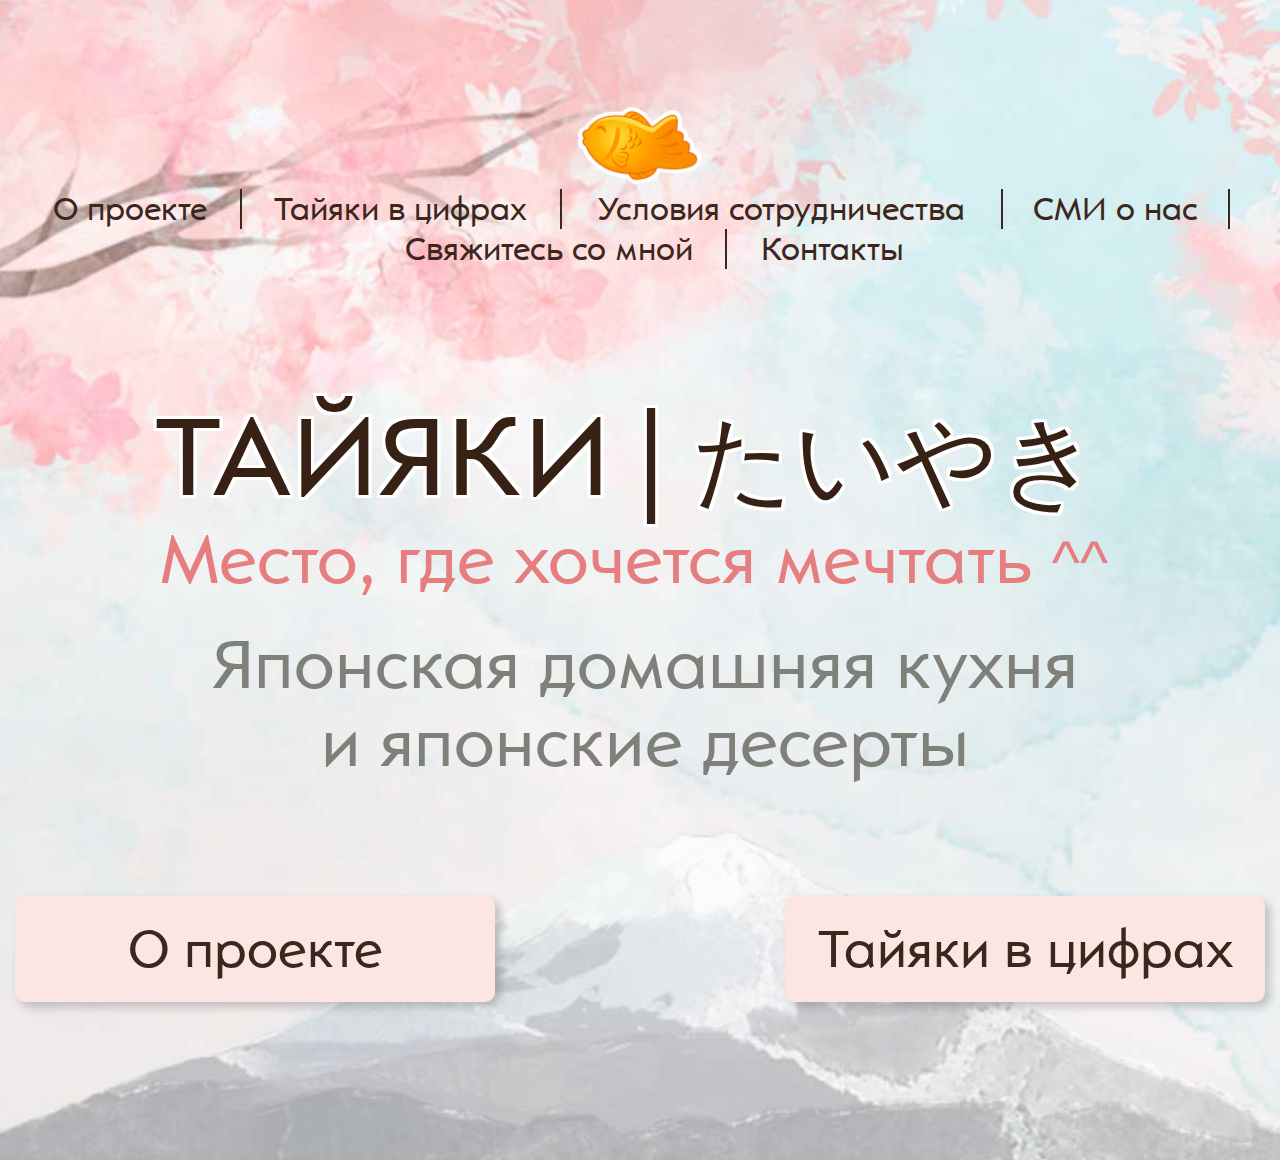
<file: index.html>
<!DOCTYPE html>
<html lang="ru">
<head>
    <meta charset="UTF-8">
    <meta http-equiv="X-UA-Compatible" content="IE=edge">
    <meta name="viewport" content="width=device-width, initial-scale=1.0">
    <title>Тайяки</title>
    <link rel="stylesheet" href="./css/style.min.css">
</head>
<body>
    
    <div class="page-main" id="page">
        <div class="container">
            <nav class="nav">
                <a href="#" class="logo-link"><img src="./favicon/Taiyaki_fish_favicon_02.png" alt="Taiyaki_fish_favicon" class="logo"></a>
                <ul class="nav-menu">
                    <li class="nav-menu__list">
                        <a href="about.html" title="О проекте" class="nav-menu__link">О проекте</a>
                    </li>
                    <li class="nav-menu__list">
                        <a href="statistics.html" title="Тайяки в цифрах" class="nav-menu__link">Тайяки в цифрах</a>
                    </li>
                    <li class="nav-menu__list">
                        <a href="condition.html" title="Условия сотрудничества" class="nav-menu__link">Условия сотрудничества</a>
                    </li>
                    <li class="nav-menu__list">
                        <a href="smi.html" title="СМИ о нас" class="nav-menu__link">СМИ о нас</a>
                    </li>
                    <li class="nav-menu__list">
                        <a href="form.html" title="Свяжитесь со мной" class="nav-menu__link">Свяжитесь со мной</a>
                    </li>
                    <li class="nav-menu__list">
                        <a href="contact.html" title="Контакты" class="nav-menu__link">Контакты</a>
                    </li>
                </ul>
            </nav>
            <setion class="main">
                <h1 class="main-title">тайяки <span class="main-title__span">|</span> <span class="main-title__inner">たいやき</span></h1>
                <p class="main-subtitle">Место, где хочется мечтать <span>^^</span></p>
                <p class="main-text"><span>Японская домашняя кухня и японские десерты</span></p>
                <div class="main-links">
                    <a href="about.html" class="main-btn">О проекте</a>
                    <a href="statistics.html" class="main-btn">Тайяки в цифрах</a>
                </div>
            </setion>
        </div>
    </div>

    <script src="./js/jquery-3.5.1.min.js"></script>
    <script src="./js/inputmask.min.js"></script>
    <script src="./js/script.js"></script>
</body>
</html>
</file>
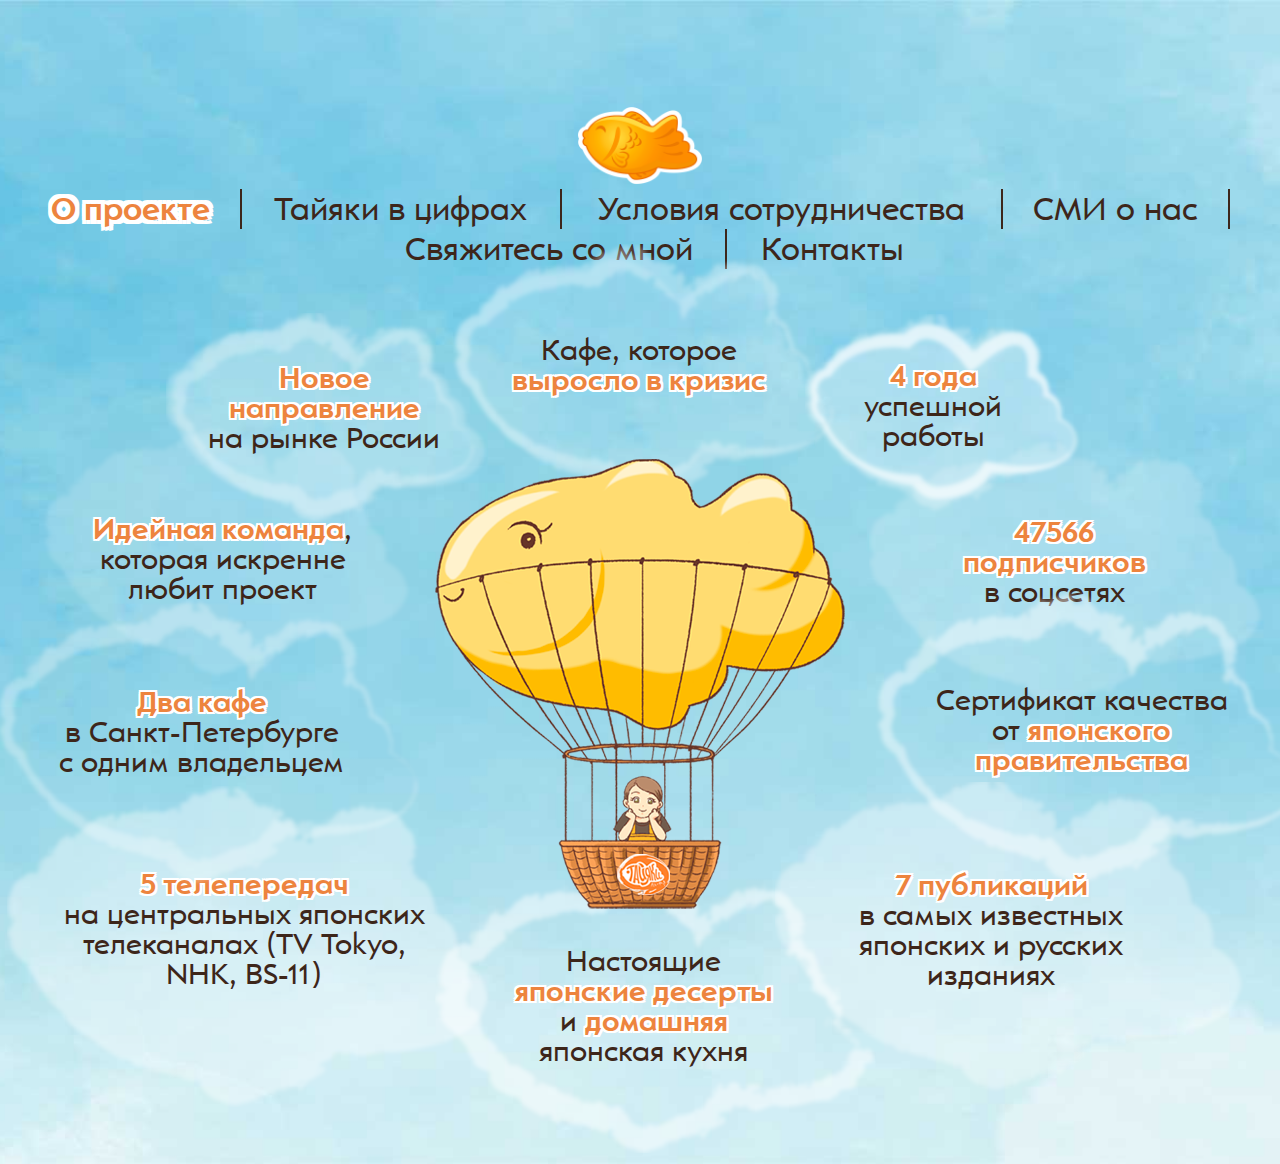
<file: about.html>
<!DOCTYPE html>
<html lang="ru">
<head>
    <meta charset="UTF-8">
    <meta http-equiv="X-UA-Compatible" content="IE=edge">
    <meta name="viewport" content="width=device-width, initial-scale=1.0">
    <title>Тайяки</title>
    <link rel="stylesheet" href="./css/style.min.css">
</head>
<body>
    
    <div class="page-about" id="page">
        <div class="container">
            <nav class="nav">
                <a href="#" class="logo-link"><img src="./favicon/Taiyaki_fish_favicon_02.png" alt="Taiyaki_fish_favicon" class="logo"></a>
                <ul class="nav-menu">
                    <li class="nav-menu__list">
                        <a href="#" title="О проекте" class="nav-menu__link nav-menu__link_active">О проекте</a>
                    </li>
                    <li class="nav-menu__list">
                        <a href="statistics.html" title="Тайяки в цифрах" class="nav-menu__link">Тайяки в цифрах</a>
                    </li>
                    <li class="nav-menu__list">
                        <a href="condition.html" title="Условия сотрудничества" class="nav-menu__link">Условия сотрудничества</a>
                    </li>
                    <li class="nav-menu__list">
                        <a href="smi.html" title="СМИ о нас" class="nav-menu__link">СМИ о нас</a>
                    </li>
                    <li class="nav-menu__list">
                        <a href="form.html" title="Свяжитесь со мной" class="nav-menu__link">Свяжитесь со мной</a>
                    </li>
                    <li class="nav-menu__list">
                        <a href="contact.html" title="Контакты" class="nav-menu__link">Контакты</a>
                    </li>
                </ul>
            </nav>
            <section class="about">
                <div class="about-blog">
                    <img src="./img/dirijabl_03.png" class="about-blog__img" alt="dirijabl">
                    <div class="oblako oblako1">
                        <div class="obloko-inner">
                            <img src="./img/oblako1_03.png" alt="oblako1" class="oblako-img oblako-img1">
                            <p class="oblako-text oblako-text1">
                                Кафе, которое
                                <span>выросло в кризис</span>
                            </p>
                        </div>
                    </div>
                    <div class="oblako oblako2">
                        <div class="obloko-inner">
                            <img src="./img/oblako2_03.png" alt="oblako2" class="oblako-img oblako-img2">
                            <p class="oblako-text oblako-text2">
                                <span>4 года</span>
                                успешной <br> работы
                            </p>
                        </div>
                    </div>
                    <div class="oblako oblako3">
                        <div class="obloko-inner">
                            <img src="./img/oblako3_03.png" alt="oblako3" class="oblako-img oblako-img3">
                            <p class="oblako-text oblako-text3">
                                <span>47566 подписчиков</span>
                                в соцсетях    
                            </p>
                        </div>
                    </div>
                    <div class="oblako oblako4">
                        <div class="obloko-inner">
                            <img src="./img/oblako4_03.png" alt="oblako4" class="oblako-img oblako-img4">
                            <p class="oblako-text oblako-text4">
                                Сертификат качества от 
                                <span>японского правительства</span>     
                            </p>
                        </div>
                    </div>
                    <div class="oblako oblako5">
                        <div class="obloko-inner">
                            <img src="./img/oblako5_03.png" alt="oblako5" class="oblako-img oblako-img5">
                            <p class="oblako-text oblako-text5">
                                <span>7 публикаций</span> 
                                в самых известных 
                                японских и русских 
                                изданиях  
                            </p>
                        </div>
                    </div>
                    <div class="oblako oblako6">
                        <div class="obloko-inner">
                            <img src="./img/oblako6_03.png" alt="oblako6" class="oblako-img oblako-img6">
                            <p class="oblako-text oblako-text6">
                                Настоящие <span>японские десерты</span> и <span>домашняя </span>японская кухня
  
                            </p>
                        </div>
                    </div>
                    <div class="oblako oblako7">
                        <div class="obloko-inner">
                            <img src="./img/oblako7_03.png" alt="oblako7" class="oblako-img oblako-img7">
                            <p class="oblako-text oblako-text7">
                                <span>5 телепередач</span>
                                на центральных японских 
                                телеканалах (TV Tokyo, 
                                NHK, BS-11)  
                            </p>
                        </div>
                    </div>
                    <div class="oblako oblako8">
                        <div class="obloko-inner">
                            <img src="./img/oblako8_03.png" alt="oblako8" class="oblako-img oblako-img8">
                            <p class="oblako-text oblako-text8">
                                <span>Два кафе</span>
                                в Санкт-Петербурге
                                с одним владельцем
                            </p>
                        </div>
                    </div>
                    <div class="oblako oblako9">
                        <div class="obloko-inner">
                            <img src="./img/oblako9_03.png" alt="oblako9" class="oblako-img oblako-img9">
                            <p class="oblako-text oblako-text9">
                                <span>Идейная команда</span>,
                                 которая искренне любит проект
                            </p>
                        </div>
                    </div>
                   <div class="oblako oblako10">
                        <div class="obloko-inner">
                            <img src="./img/oblako10_03.png" alt="oblako10" class="oblako-img oblako-img10">
                            <p class="oblako-text oblako-text10">
                                <span>Новое </span><span>направление</span> на рынке России
                            </p>
                        </div>
                    </div>
                    <div class="obloko-greeting">
                        <div class="obloko-greeting-inner">
                            <div class="obloko-greeting__text">
                                <span>はじめまして <br>1ろしくおおいします  !</span>
                                Давайте познакомимся! ^^
                            </div>
                            <img src="./img/trangle_03.png" alt="trangle" class="triangle">
                        </div>
                    </div>
                </div>
            </section>
        </div>
    </div>

    <script src="./js/jquery-3.5.1.min.js"></script>
    <script src="./js/inputmask.min.js"></script>
    <script src="./js/script.js"></script>
</body>
</html>
</file>
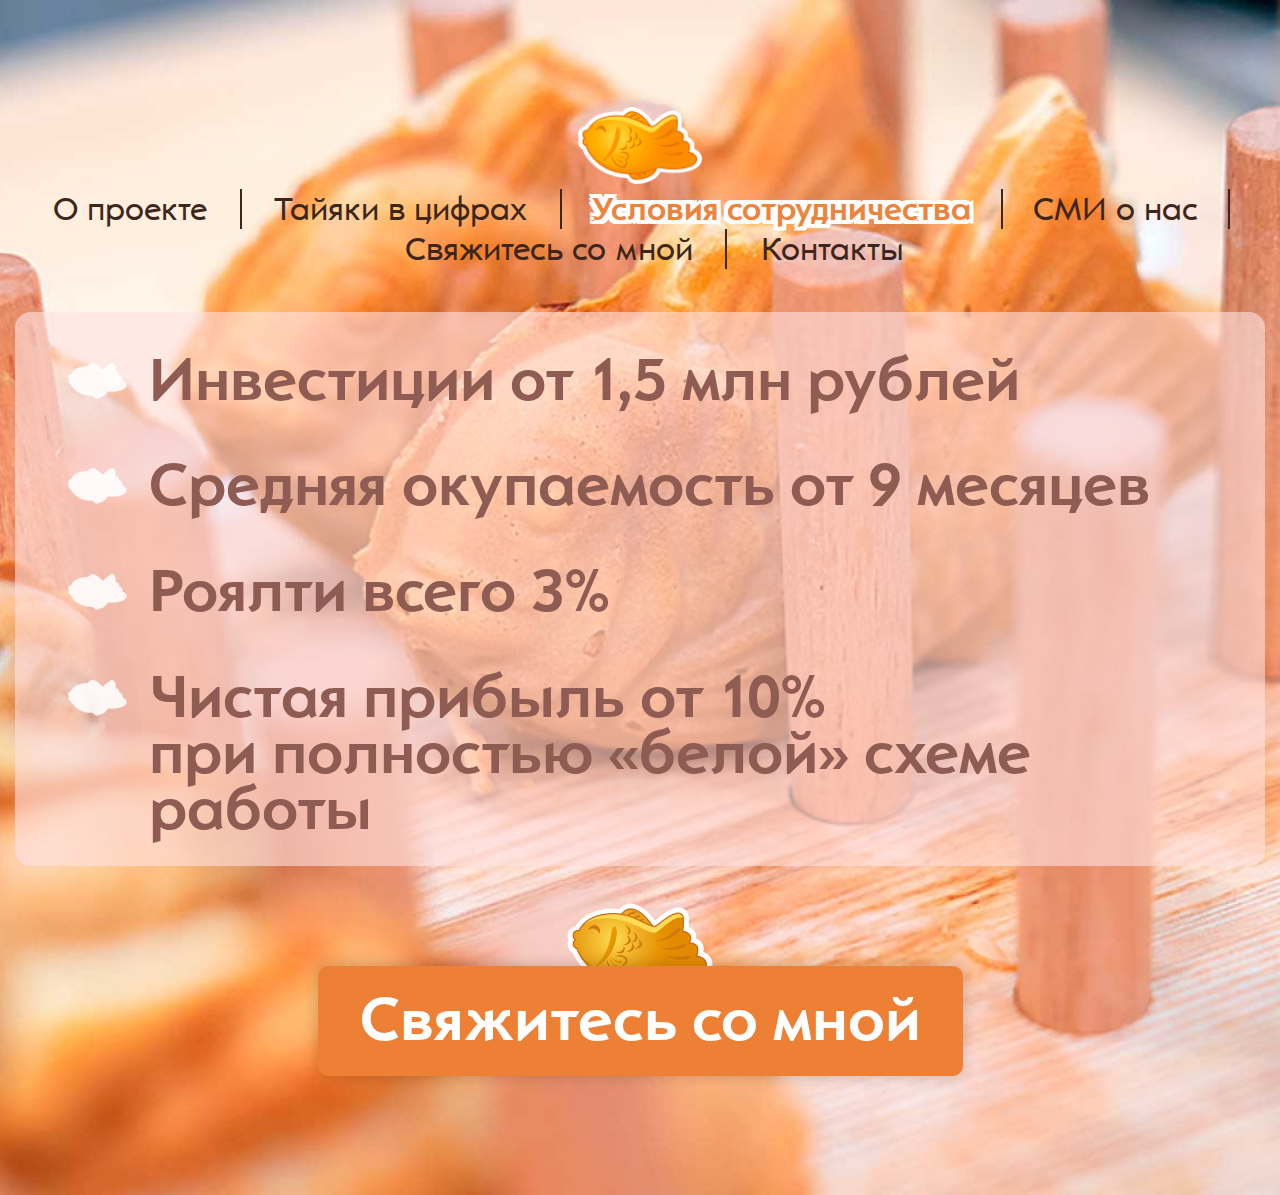
<file: condition.html>
<!DOCTYPE html>
<html lang="ru">
<head>
    <meta charset="UTF-8">
    <meta http-equiv="X-UA-Compatible" content="IE=edge">
    <meta name="viewport" content="width=device-width, initial-scale=1.0">
    <title>Тайяки</title>
    <link rel="stylesheet" href="./css/style.min.css">
</head>
<body>
    
    <div class="page-condition" id="page">
        <div class="container">
            <nav class="nav">
                <a href="#" class="logo-link"><img src="./favicon/Taiyaki_fish_favicon_02.png" alt="Taiyaki_fish_favicon" class="logo"></a>
                <ul class="nav-menu">
                    <li class="nav-menu__list">
                        <a href="about.html" title="О проекте" class="nav-menu__link">О проекте</a>
                    </li>
                    <li class="nav-menu__list">
                        <a href="statistics.html" title="Тайяки в цифрах" class="nav-menu__link">Тайяки в цифрах</a>
                    </li>
                    <li class="nav-menu__list">
                        <a href="condition.html" title="Условия сотрудничества" class="nav-menu__link nav-menu__link_active">Условия сотрудничества</a>
                    </li>
                    <li class="nav-menu__list">
                        <a href="smi.html" title="СМИ о нас" class="nav-menu__link">СМИ о нас</a>
                    </li>
                    <li class="nav-menu__list">
                        <a href="form.html" title="Свяжитесь со мной" class="nav-menu__link">Свяжитесь со мной</a>
                    </li>
                    <li class="nav-menu__list">
                        <a href="contact.html" title="Контакты" class="nav-menu__link">Контакты</a>
                    </li>
                </ul>
            </nav>
            <div class="condition">
                <div class="condition-blog">
                    <div class="condition-blog__items">
                        <img src="./img/ribka.png" alt="ribka" class="condition-blog__img">
                        <p class="condition-blog__text">Инвестиции <br> от 1,5 млн рублей</p>
                    </div>
                    <div class="condition-blog__items">
                        <img src="./img/ribka.png" alt="ribka" class="condition-blog__img">
                        <p class="condition-blog__text">Средняя окупаемость <br> от 9 месяцев</p>
                    </div>
                    <div class="condition-blog__items">
                        <img src="./img/ribka.png" alt="ribka" class="condition-blog__img">
                        <p class="condition-blog__text">Роялти всего 3%</p>
                    </div>
                    <div class="condition-blog__items">
                        <img src="./img/ribka.png" alt="ribka" class="condition-blog__img">
                        <p class="condition-blog__text condition-blog__text1">Чистая прибыль от 10% <br>при полностью «белой» схеме работы</p>
                    </div>
                </div>
                <div class="condition-link">
                    <a href="form.html" class="condition-link__btn">Свяжитесь со мной</a>
                    <img src="./favicon/Taiyaki_fish_favicon.png" alt="Taiyaki_fish_favicon" class="condition-link__img">
                </div>
            </div>
        </div>
    </div>

    <script src="./js/jquery-3.5.1.min.js"></script>
    <script src="./js/inputmask.min.js"></script>
    <script src="./js/script.js"></script>
</body>
</html>
</file>
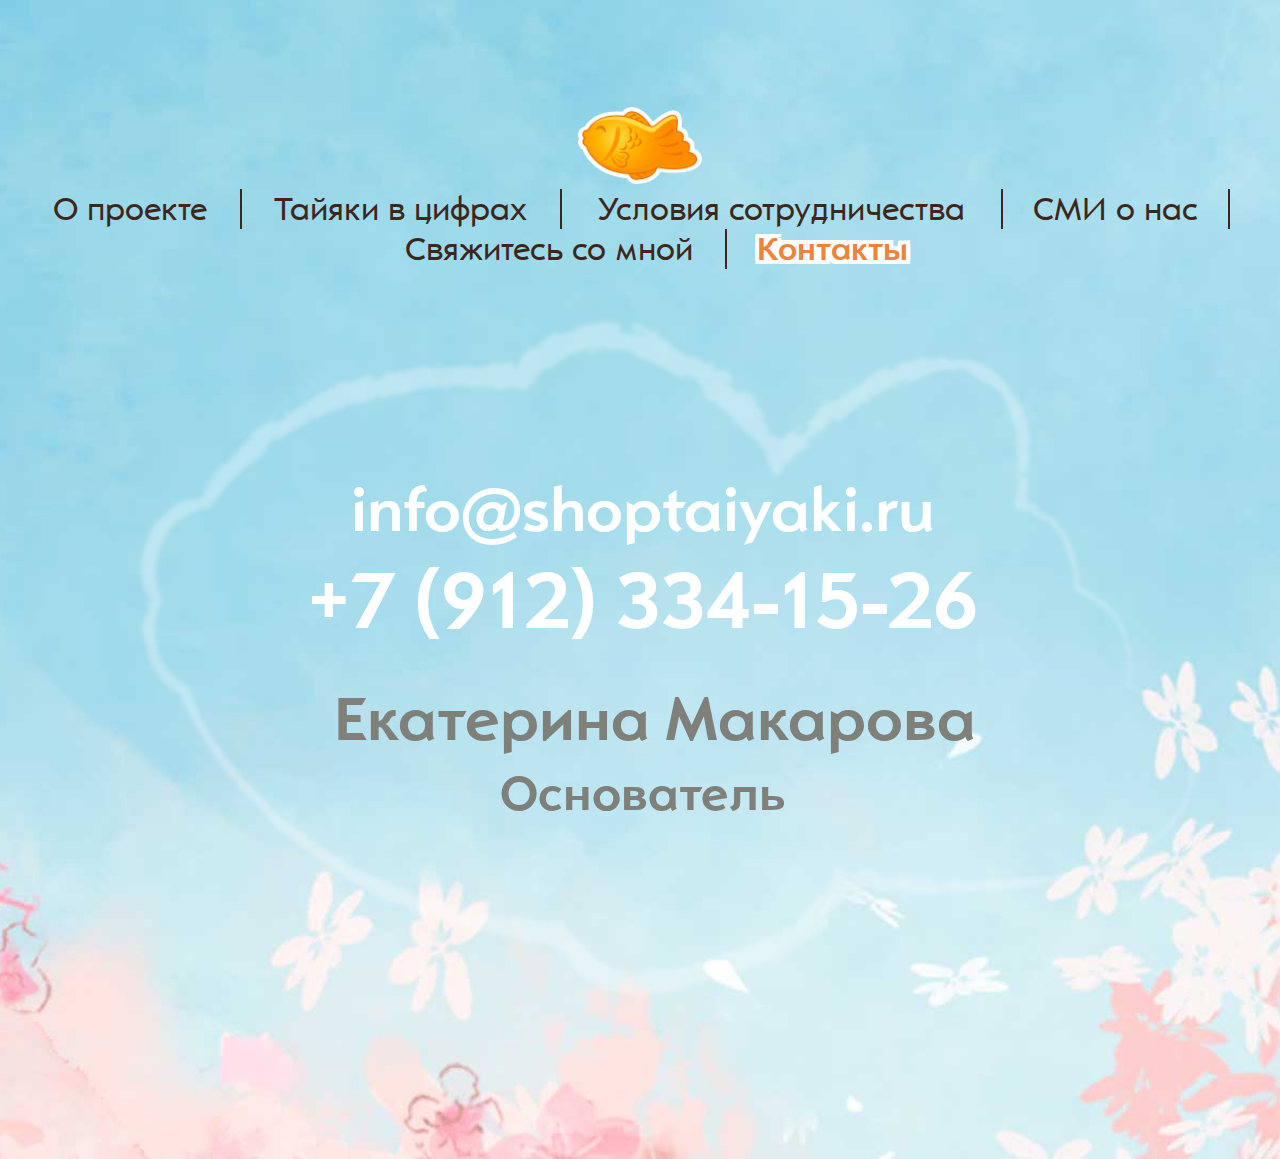
<file: contact.html>
<!DOCTYPE html>
<html lang="ru">
<head>
    <meta charset="UTF-8">
    <meta http-equiv="X-UA-Compatible" content="IE=edge">
    <meta name="viewport" content="width=device-width, initial-scale=1.0">
    <title>Тайяки</title>
    <link rel="stylesheet" href="./css/style.min.css">
</head>
<body>
    
    <div class="page-contact" id="page">
        <div class="container">
            <nav class="nav">
                <a href="#" class="logo-link"><img src="./favicon/Taiyaki_fish_favicon_02.png" alt="Taiyaki_fish_favicon" class="logo"></a>
                <ul class="nav-menu">
                    <li class="nav-menu__list">
                        <a href="about.html" title="О проекте" class="nav-menu__link">О проекте</a>
                    </li>
                    <li class="nav-menu__list">
                        <a href="statistics.html" title="Тайяки в цифрах" class="nav-menu__link">Тайяки в цифрах</a>
                    </li>
                    <li class="nav-menu__list">
                        <a href="condition.html" title="Условия сотрудничества" class="nav-menu__link">Условия сотрудничества</a>
                    </li>
                    <li class="nav-menu__list">
                        <a href="smi.html" title="СМИ о нас" class="nav-menu__link">СМИ о нас</a>
                    </li>
                    <li class="nav-menu__list">
                        <a href="form.html" title="Свяжитесь со мной" class="nav-menu__link">Свяжитесь со мной</a>
                    </li>
                    <li class="nav-menu__list">
                        <a href="contact.html" title="Контакты" class="nav-menu__link nav-menu__link_active">Контакты</a>
                    </li>
                </ul>
            </nav>
            <div class="contact">
                <img src="./img/contact-ribka.png" alt="contact-ribka" class="contact-img">
                <div class="contact-content">
                    <a href="mailto:info@shoptaiyaki.ru" class="contact-content__email">info@shoptaiyaki.ru</a>
                    <a href="tel:+79123341526" class="contact-content__phone">+7 (912) 334-15-26</a>
                    <h2 class="contact-content__name">Екатерина Макарова</h2>
                    <p class="contact-content__pos">Основатель</p>
                </div>
            </div>
        </div>
    </div>

    <script src="./js/jquery-3.5.1.min.js"></script>
    <script src="./js/inputmask.min.js"></script>
    <script src="./js/script.js"></script>
</body>
</html>
</file>
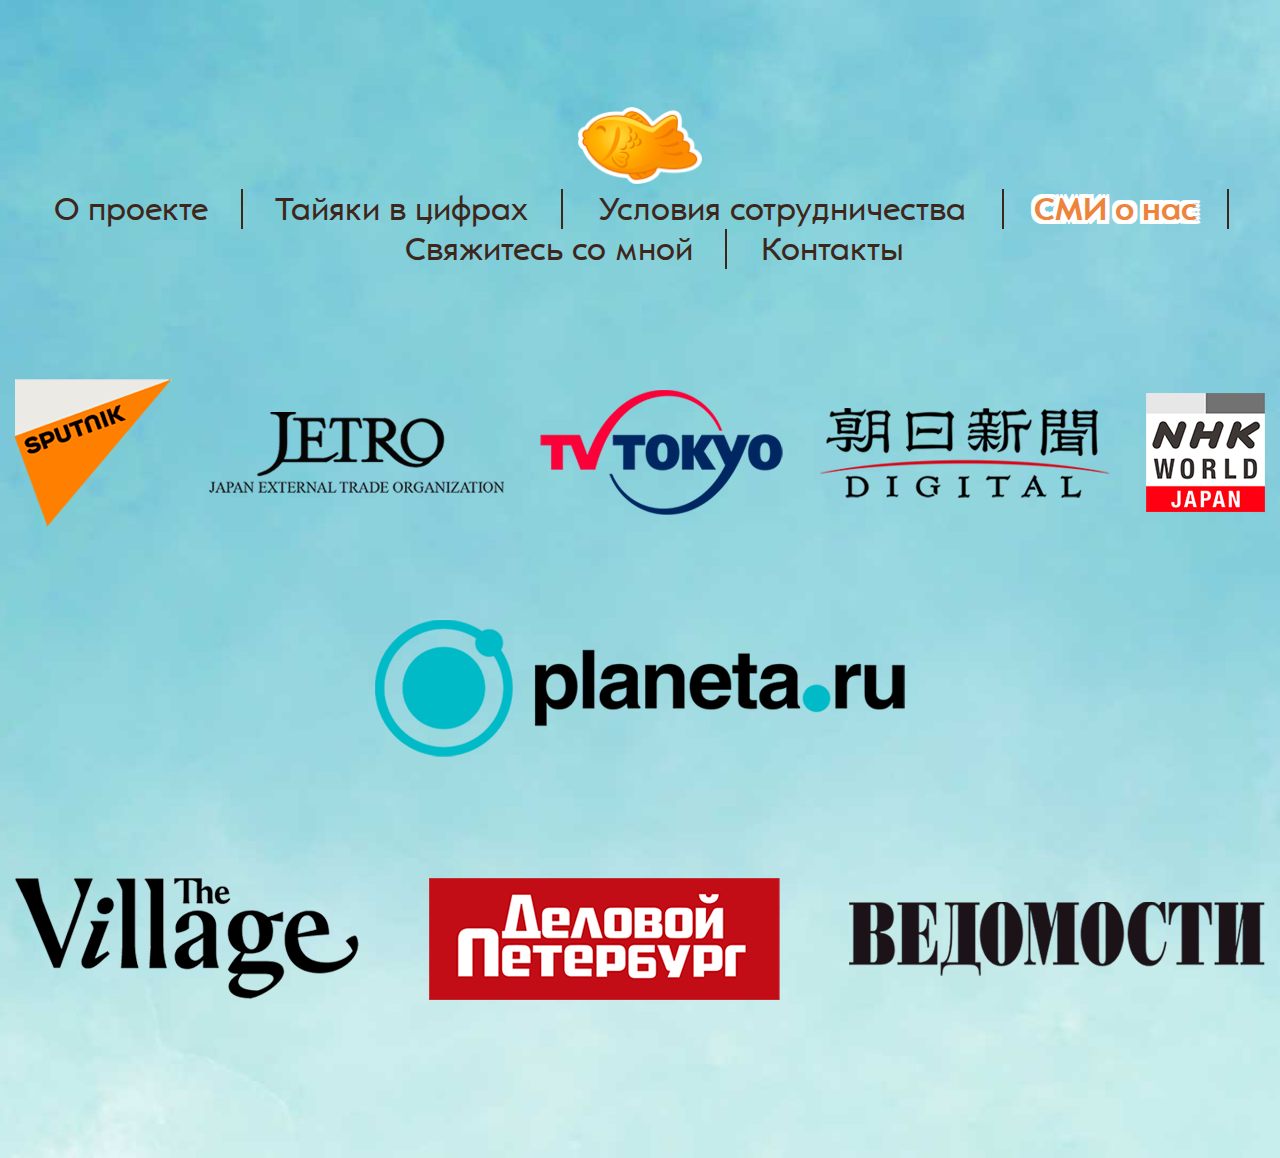
<file: smi.html>
<!DOCTYPE html>
<html lang="ru">

<head>
    <meta charset="UTF-8">
    <meta http-equiv="X-UA-Compatible" content="IE=edge">
    <meta name="viewport" content="width=device-width, initial-scale=1.0">
    <title>Тайяки</title>
    <link rel="stylesheet" href="./css/style.min.css">
</head>

<body>
    <div class="page-smi" id="page">
        <div class="container">
            <nav class="nav">
                <a href="#" class="logo-link"><img src="./favicon/Taiyaki_fish_favicon_02.png"
                        alt="Taiyaki_fish_favicon" class="logo"></a>
                <ul class="nav-menu">
                    <li class="nav-menu__list">
                        <a href="about.html" title="О проекте" class="nav-menu__link">О проекте</a>
                    </li>
                    <li class="nav-menu__list">
                        <a href="statistics.html" title="Тайяки в цифрах" class="nav-menu__link">Тайяки в цифрах</a>
                    </li>
                    <li class="nav-menu__list">
                        <a href="condition.html" title="Условия сотрудничества" class="nav-menu__link">Условия
                            сотрудничества</a>
                    </li>
                    <li class="nav-menu__list">
                        <a href="smi.html" title="СМИ о нас" class="nav-menu__link nav-menu__link_active">СМИ о нас</a>
                    </li>
                    <li class="nav-menu__list">
                        <a href="form.html" title="Свяжитесь со мной" class="nav-menu__link">Свяжитесь со мной</a>
                    </li>
                    <li class="nav-menu__list">
                        <a href="contact.html" title="Контакты" class="nav-menu__link">Контакты</a>
                    </li>
                </ul>
            </nav>
            <div class="smi">
                <div class="sni-wrapper">
                    <div class="smi-top smi-blog">
                        <div class="smi-blog__item smi-blog__item1">
                            <img class="smi-blog__img" src="./img/smi-img1.png" alt="smi-img1">
                            <div class="smi-blog__popup">
                                <div class="smi-popup__inner">
                                    <span class="smi-traingel smi-traingel1">&#9650;</span>
                                    The <span>legendary Taiyaki</span> shop <br> that spread red bean paste <span>in Russia</span>
                                </div>
                            </div>
                        </div>
                        <div class="smi-blog__item smi-blog__item2">
                            <div class="smi-popup__inner">
                                <img class="smi-blog__img" src="./img/smi-img2.png" alt="smi-img2">
                                <div class="smi-blog__popup">
                                    <div class="smi-blog__inner">
                                        <span class="smi-traingel">&#9650;</span>
                                        <span>The secret</span> to business expansion of russian <span>authentic Taiyaki</span> restaurant
                                    </div>
                                </div>
                            </div>
                        </div>
                        <div class="smi-blog__item smi-blog__item3">
                            <img class="smi-blog__img" src="./img/smi-img3.png" alt="smi-img3">
                            <div class="smi-blog__popup">
                                <div class="smi-blog__inner">
                                    <span class="smi-traingel">&#9650;</span>
                                    <span>Feeling</span> that you are <br> in <span>Japan</span> when you come here
                                </div>
                            </div>
                        </div>
                        <div class="smi-blog__item smi-blog__item4">
                            <img class="smi-blog__img" src="./img/smi-img4.png" alt="smi-img4">
                            <div class="smi-blog__popup">
                                <div class="smi-blog__inner">
                                    <span class="smi-traingel">&#9650;</span>
                                    Place in Russia where you can <span>experience Japanese culture</span>
                                </div>
                            </div>
                        </div>
                        <div class="smi-blog__item smi-blog__item5">
                            <img class="smi-blog__img" src="./img/smi-img5.png" alt="smi-img5">
                            <div class="smi-blog__popup">
                                <div class="smi-blog__inner">
                                    <span class="smi-traingel">&#9650;</span>
                                    Place in Russia where you can <span>experience Japanese culture</span>
                                </div>
                            </div>
                        </div>
                    </div>
                    <div class="smi-middle smi-blog">
                        <div class="smi-blog__item smi-blog__item6">
                            <img class="smi-blog__img" src="./img/smi-img6.png" alt="smi-img6">
                            <div class="smi-blog__popup">
                                <div class="smi-blog__inner">
                                    <span class="smi-traingel">&#9650;</span>
                                    <span>Тайяки - японские дессерты たいやき</span>
                                    Проект собрал 130% и успешно завершен
                                </div>
                            </div>
                        </div>
                    </div>
                    <div class="smi-bottom smi-blog">
                        <div class="smi-blog__item smi-blog__item7">
                            <img class="smi-blog__img" src="./img/smi-img7.png" alt="smi-img7">
                            <div class="smi-blog__popup">
                                <div class="smi-blog__inner">
                                    <span class="smi-traingel">&#9650;</span>
                                    <span>На улице Марата </span>
                                    в Санкт-Петербурге заработало <span>кафе Тайяки</span>
                                </div>
                                
                            </div>
                        </div>
                        <div class="smi-blog__item smi-blog__item8">
                            <img class="smi-blog__img" src="./img/smi-img8.png" alt="smi-img8">
                            <div class="smi-blog__popup">
                                <div class="smi-blog__inner">
                                    <span class="smi-traingel">&#9650;</span>
                                    <span>"Иращай масэ!</span> Добро пожаловать!" - 
                                    <span>приветствуют гостей</span> в кафе Тайяки
                                </div>
                            </div>
                        </div>
                        <div class="smi-blog__item smi-blog__item9">
                            <img class="smi-blog__img" src="./img/smi-img9.png" alt="smi-img9">
                            <div class="smi-blog__popup">
                                <div class="smi-blog__inner">
                                    <span class="smi-traingel">&#9650;</span>
                                    Открывается <span>третье стридфуд-кафе Тайяки</span> c японскими десертами
                                </div>
                            </div>
                        </div>
                    </div>
                </div>
            </div>
        </div>
    </div>

    <script src="./js/jquery-3.5.1.min.js"></script>
    <script src="./js/inputmask.min.js"></script>
    <script src="./js/script.js"></script>
</body>

</html>
</file>
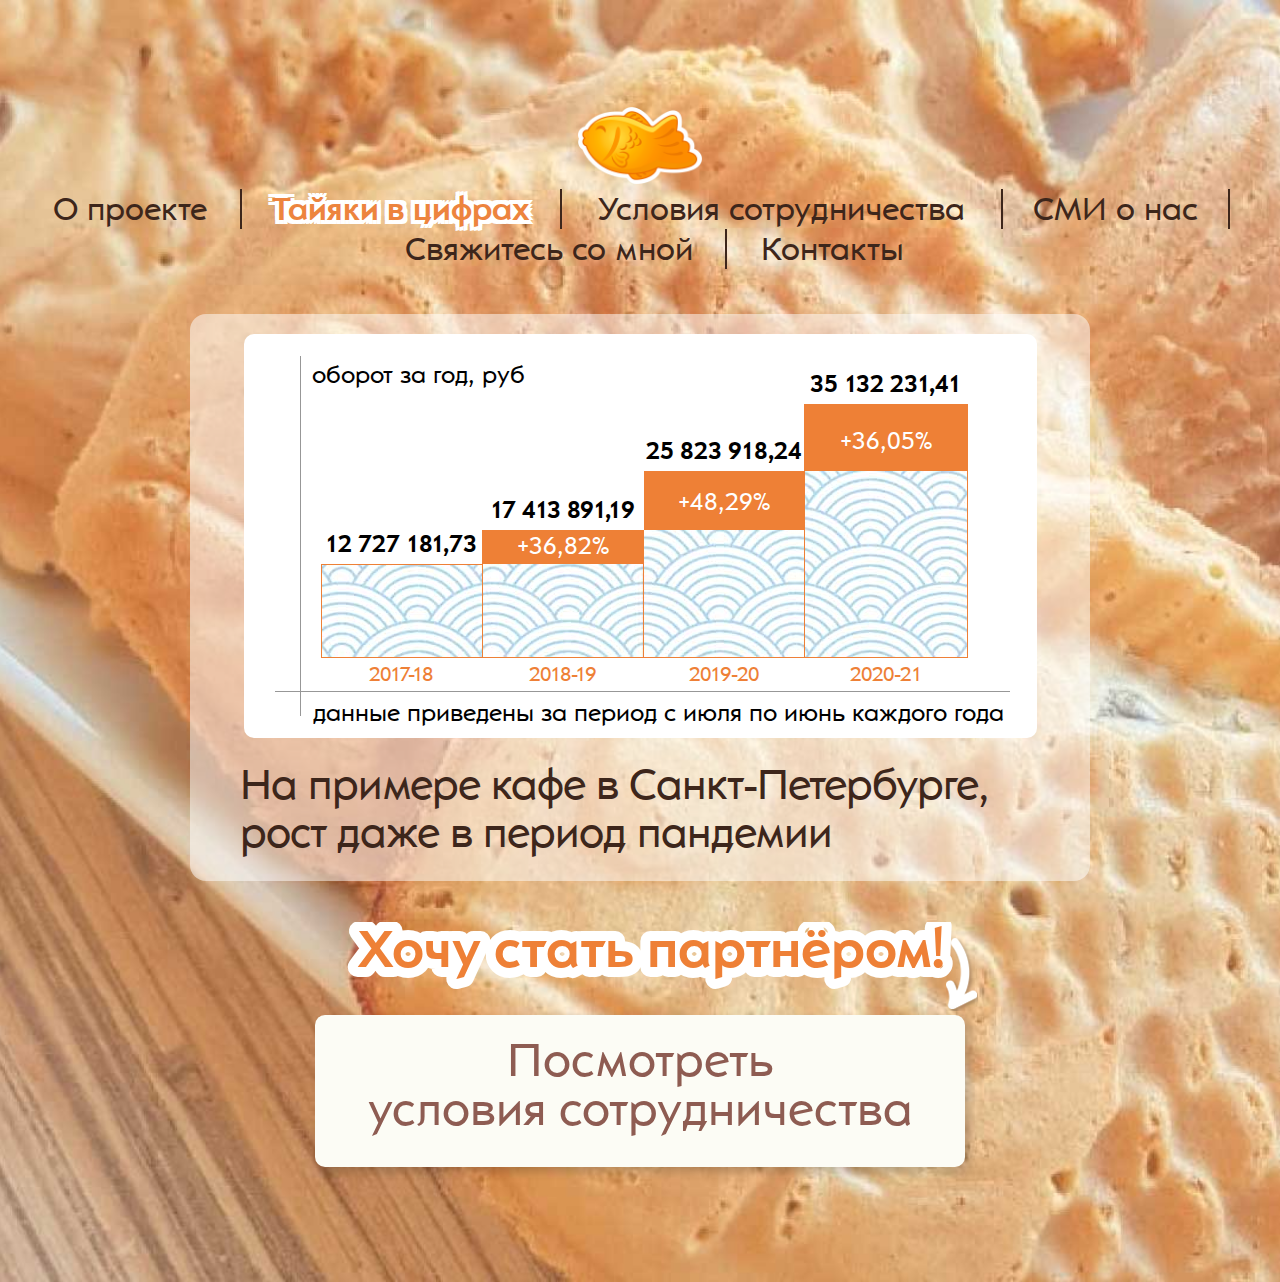
<file: statistics.html>
<!DOCTYPE html>
<html lang="ru">
<head>
    <meta charset="UTF-8">
    <meta http-equiv="X-UA-Compatible" content="IE=edge">
    <meta name="viewport" content="width=device-width, initial-scale=1.0">
    <title>Тайяки</title>
    <link rel="stylesheet" href="./css/style.min.css">
</head>
<body>
    
    <div class="page-statistics" id="page">
        <div class="container">
            <nav class="nav">
                <a href="#" class="logo-link"><img src="./favicon/Taiyaki_fish_favicon_02.png" alt="Taiyaki_fish_favicon" class="logo"></a>
                <ul class="nav-menu">
                    <li class="nav-menu__list">
                        <a href="about.html" title="О проекте" class="nav-menu__link">О проекте</a>
                    </li>
                    <li class="nav-menu__list">
                        <a href="statistics.html" title="Тайяки в цифрах" class="nav-menu__link nav-menu__link_active">Тайяки в цифрах</a>
                    </li>
                    <li class="nav-menu__list">
                        <a href="condition.html" title="Условия сотрудничества" class="nav-menu__link">Условия сотрудничества</a>
                    </li>
                    <li class="nav-menu__list">
                        <a href="smi.html" title="СМИ о нас" class="nav-menu__link">СМИ о нас</a>
                    </li>
                    <li class="nav-menu__list">
                        <a href="form.html" title="Свяжитесь со мной" class="nav-menu__link">Свяжитесь со мной</a>
                    </li>
                    <li class="nav-menu__list">
                        <a href="contact.html" title="Контакты" class="nav-menu__link">Контакты</a>
                    </li>
                </ul>
            </nav>
            <div class="statistics">
                <div class="statistics-inner">
                    <div class="statistics-wrapper">
                        <div class="statistics-chart">
                            <div class="statistics-chart__blog">
                                <div class="statistics-chart__items">
                                    <div class="statistics-chart__top">12 727 181,73</div>
                                    <img class="statistics-chart__img statistics-chart__img1" src="./img/chart-img1.jpg" alt="chart-img1">
                                    <div class="statistics-chart__date">2017-18</div>
                                </div>
                                <div class="statistics-chart__items">
                                    <div class="statistics-chart__top">17 413 891,19</div>
                                    <div class="statistics-chart__percent">+36,82%</div>
                                    <img class="statistics-chart__img" src="./img/chart-img2.jpg" alt="chart-img2">
                                    <div class="statistics-chart__date">2018-19</div>
                                </div>
                                <div class="statistics-chart__items">
                                    <div class="statistics-chart__top">25 823 918,24</div>
                                    <div class="statistics-chart__percent statistics-chart__percent1">+48,29%</div>
                                    <img class="statistics-chart__img statistics-chart__img1 statistics-chart__img2" src="./img/chart-img3.jpg" alt="chart-img3">
                                    <div class="statistics-chart__date">2019-20</div>
                                </div>
                                <div class="statistics-chart__items">
                                    <div class="statistics-chart__top">35 132 231,41</div>
                                    <div class="statistics-chart__percent statistics-chart__percent2">+36,05%</div>
                                    <img class="statistics-chart__img" src="./img/chart-img4_1.jpg" alt="chart-img4">
                                    <div class="statistics-chart__date">2020-21</div>
                                </div>
                                <span class="statistics-chart__x"></span>
                                <span class="statistics-chart__y"></span>
                                <p class="statistics-chart__text statistics-chart__oborot">оборот за год, руб</p>
                                <p class="statistics-chart__text statistics-chart__period">данные приведены за период с июля по июнь каждого года</p>
                            </div>
                        </div>
                        <div class="statistics-info">
                            <h2 class="statistics-info__text">
                                На примере кафе <br> в Санкт-Петербурге, рост даже в период пандемии
                            </h2>
                        </div>
                    </div>
                </div>
                <div class="statistics-title">
                    <svg viewBox="0 0 450 70">
                        <text class="svgStroke" x="10" y="45">Хочу стать партнёром!</text>
                        <text class="svgText" x="10" y="45">Хочу стать партнёром!</text>
                    </svg>
                </div>
                <a href="condition.html" class="statistics-btn">
                    Посмотреть <br> условия сотрудничества
                    <img class="statistics-btn__img" src="./img/chart-arrow.png" alt="chart-arrow">
                </a>
            </div>
            
        </div>
    </div>

    <script src="./js/jquery-3.5.1.min.js"></script>
    <script src="./js/inputmask.min.js"></script>
    <script src="./js/script.js"></script>
</body>
</html>
</file>
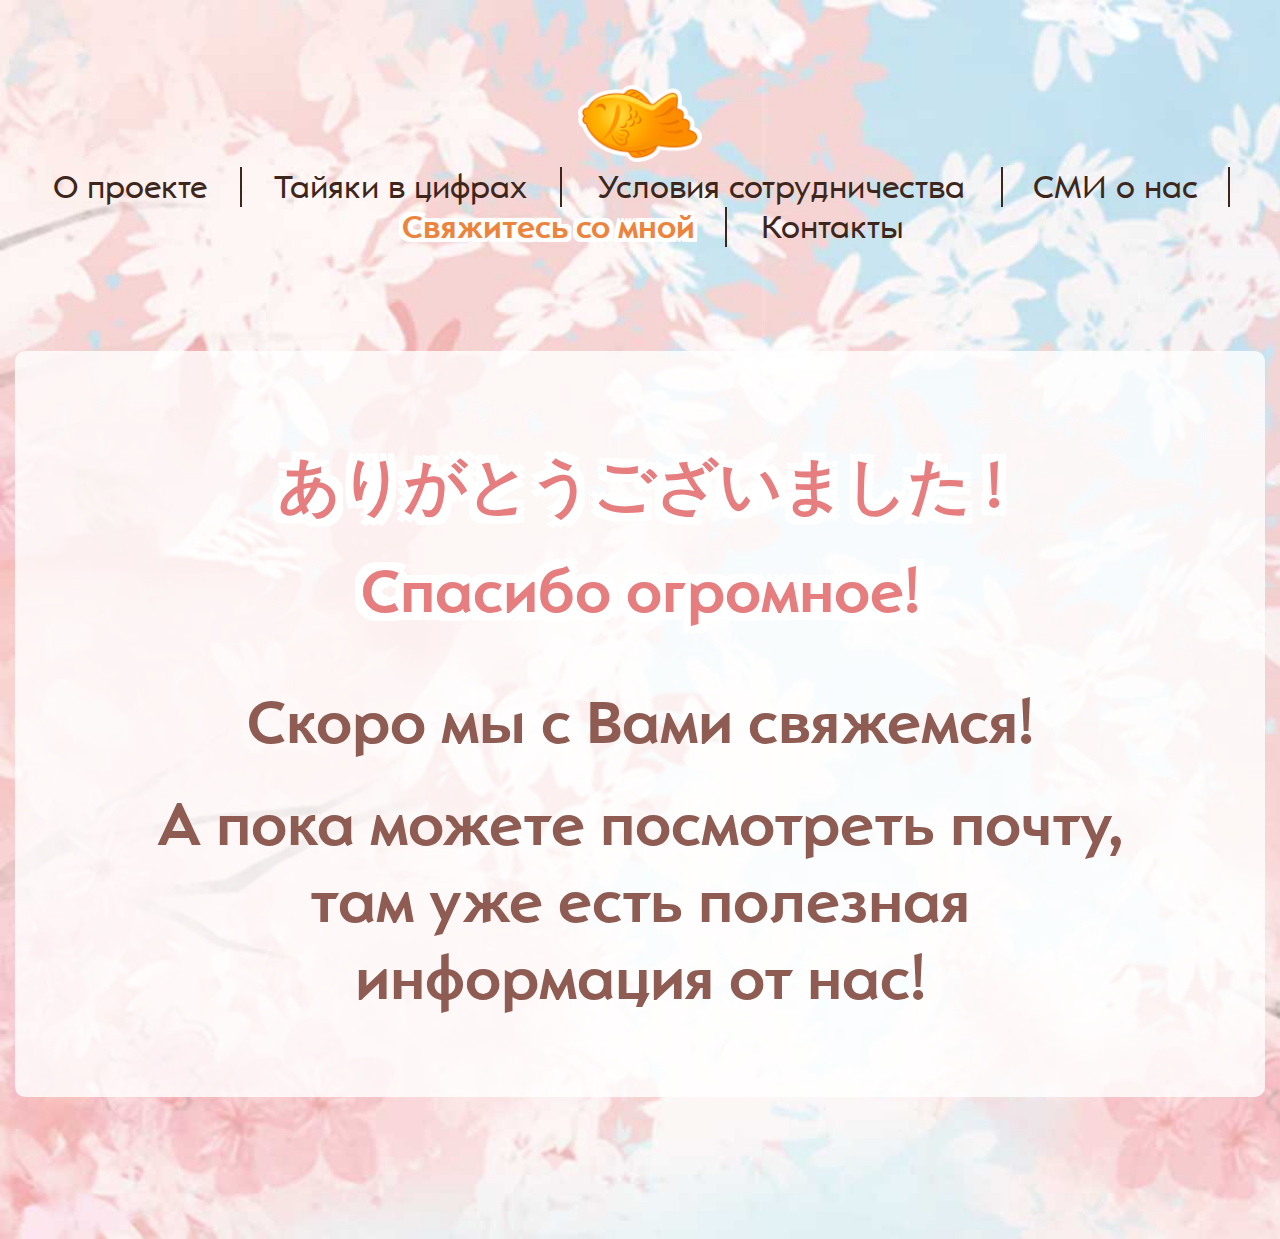
<file: thank-you.html>
<!DOCTYPE html>
<html lang="ru">
<head>
    <meta charset="UTF-8">
    <meta http-equiv="X-UA-Compatible" content="IE=edge">
    <meta name="viewport" content="width=device-width, initial-scale=1.0">
    <title>Тайяки</title>
    <link rel="stylesheet" href="./css/style.min.css">
</head>
<body>
    
    <div class="page-form">
        <div class="container">
            <nav class="nav">
                <a href="#" class="logo-link"><img src="./favicon/Taiyaki_fish_favicon_02.png" alt="Taiyaki_fish_favicon" class="logo"></a>
                <ul class="nav-menu">
                    <li class="nav-menu__list">
                        <a href="about.html" title="О проекте" class="nav-menu__link">О проекте</a>
                    </li>
                    <li class="nav-menu__list">
                        <a href="statistics.html" title="Тайяки в цифрах" class="nav-menu__link">Тайяки в цифрах</a>
                    </li>
                    <li class="nav-menu__list">
                        <a href="condition.html" title="Условия сотрудничества" class="nav-menu__link">Условия сотрудничества</a>
                    </li>
                    <li class="nav-menu__list">
                        <a href="smi.html" title="СМИ о нас" class="nav-menu__link">СМИ о нас</a>
                    </li>
                    <li class="nav-menu__list">
                        <a href="form.html" title="Свяжитесь со мной" class="nav-menu__link nav-menu__link_active">Свяжитесь со мной</a>
                    </li>
                    <li class="nav-menu__list">
                        <a href="contact.html" title="Контакты" class="nav-menu__link">Контакты</a>
                    </li>
                </ul>
            </nav>
            <div class="success">
                <div class="success-inner">
                    <h1 class="success-title">
                        <span>ありがとうございました  !</span>
                        Спасибо огромное!
                    </h1>
                    <h2 class="success-text success-text__first">
                        Скоро мы с Вами свяжемся!
                    </h2>
                    <h2 class="success-text">
                        А пока можете посмотреть почту, там уже есть полезная информация от нас!
                    </h2>
                </div>
            </div>
        </div>
    </div>

    <script src="./js/jquery-3.5.1.min.js"></script>
    <script src="./js/inputmask.min.js"></script>
    <script src="./js/script.js"></script>
</body>
</html>
</file>
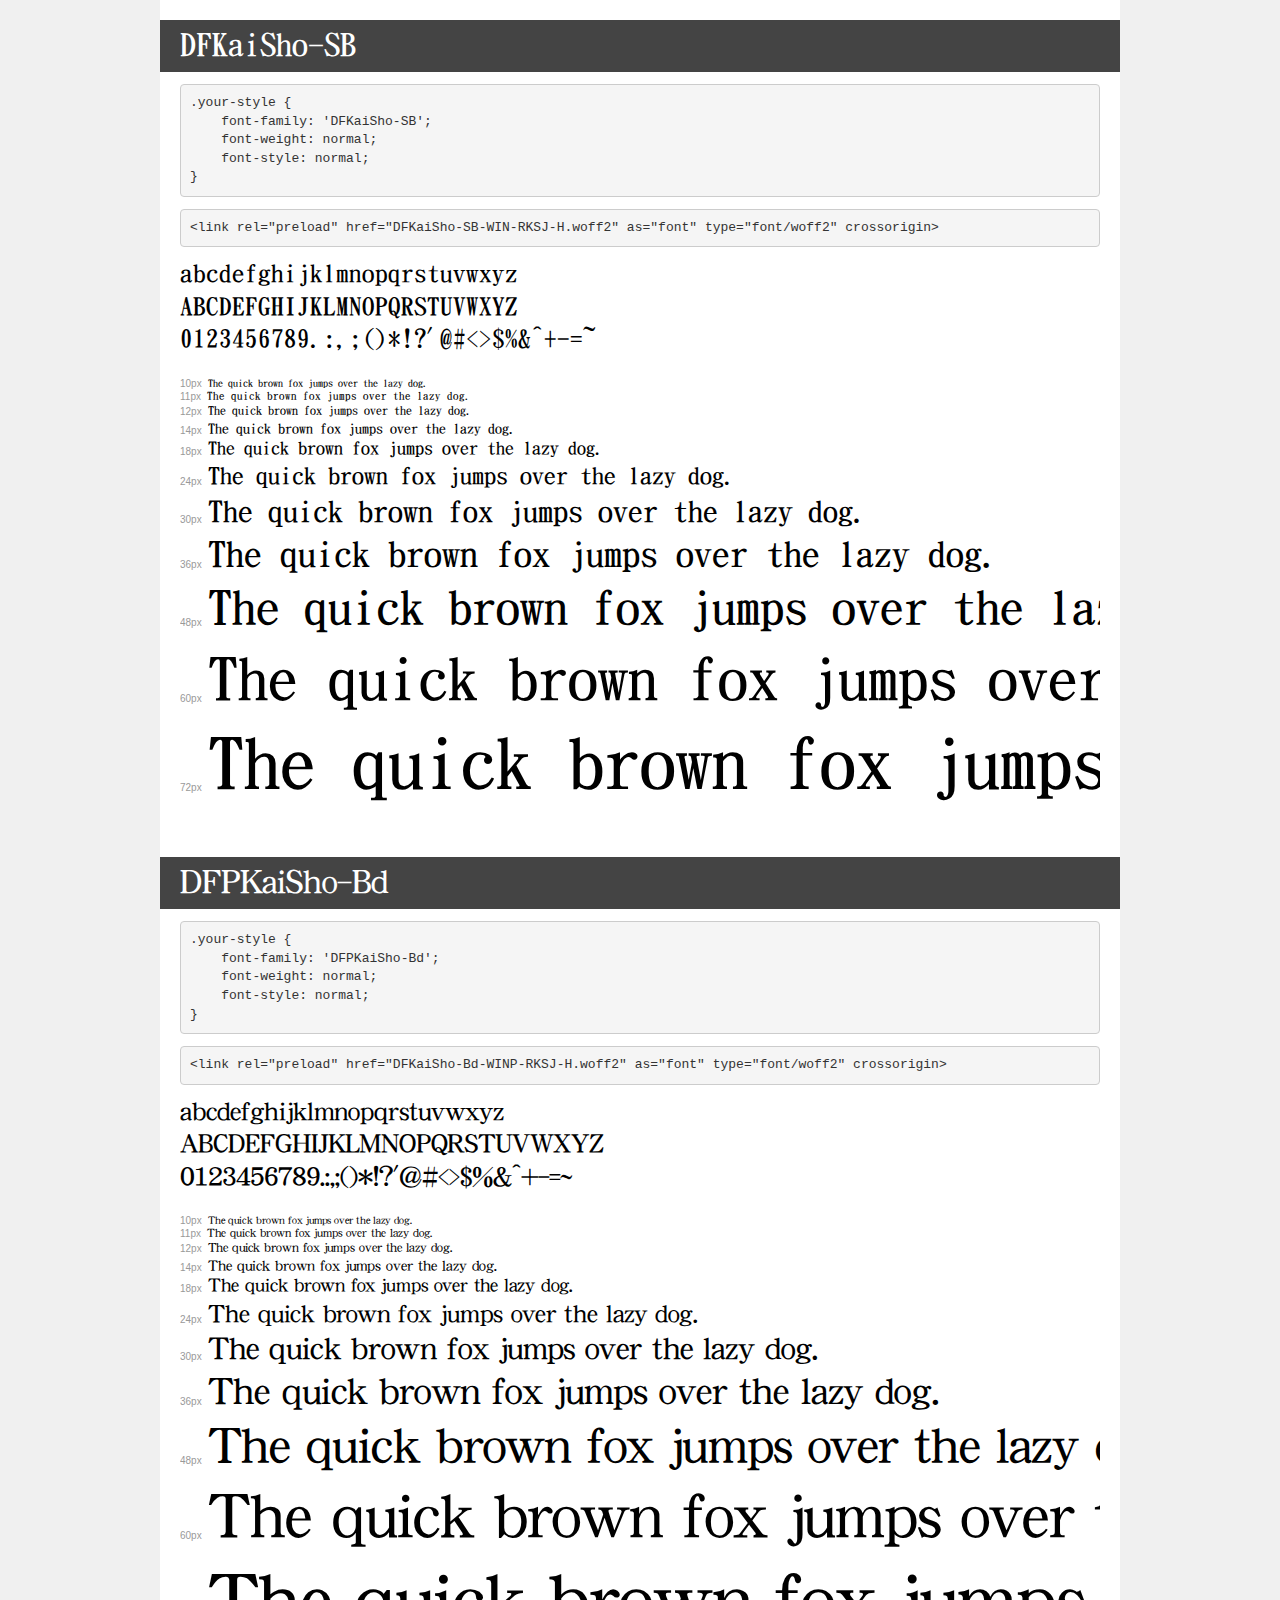
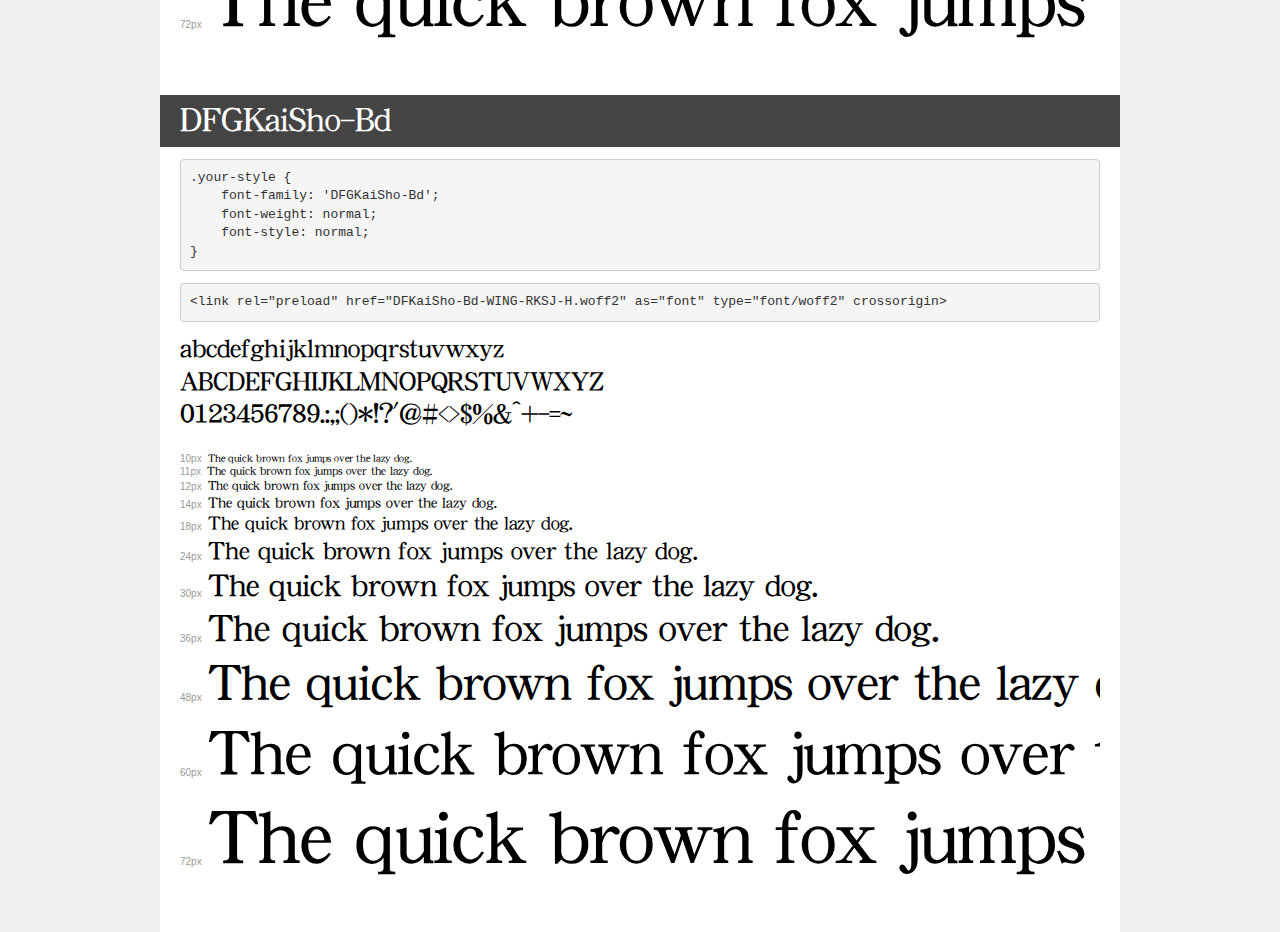
<file: fonts/kai_sho/demo.html>
<!DOCTYPE html>
<html lang="en">
<head>
    <meta charset="utf-8">
    <meta http-equiv="X-UA-Compatible" content="IE=edge">
    <meta name="viewport" content="width=device-width, initial-scale=1">
    <meta name="robots" content="noindex, noarchive">
    <meta name="format-detection" content="telephone=no">
    <title>Transfonter demo</title>
    <link href="stylesheet.css" rel="stylesheet">
    <style>
        /*
        http://meyerweb.com/eric/tools/css/reset/
        v2.0 | 20110126
        License: none (public domain)
        */
        html, body, div, span, applet, object, iframe,
        h1, h2, h3, h4, h5, h6, p, blockquote, pre,
        a, abbr, acronym, address, big, cite, code,
        del, dfn, em, img, ins, kbd, q, s, samp,
        small, strike, strong, sub, sup, tt, var,
        b, u, i, center,
        dl, dt, dd, ol, ul, li,
        fieldset, form, label, legend,
        table, caption, tbody, tfoot, thead, tr, th, td,
        article, aside, canvas, details, embed,
        figure, figcaption, footer, header, hgroup,
        menu, nav, output, ruby, section, summary,
        time, mark, audio, video {
            margin: 0;
            padding: 0;
            border: 0;
            font-size: 100%;
            font: inherit;
            vertical-align: baseline;
        }
        /* HTML5 display-role reset for older browsers */
        article, aside, details, figcaption, figure,
        footer, header, hgroup, menu, nav, section {
            display: block;
        }
        body {
            line-height: 1;
        }
        ol, ul {
            list-style: none;
        }
        blockquote, q {
            quotes: none;
        }
        blockquote:before, blockquote:after,
        q:before, q:after {
            content: '';
            content: none;
        }
        table {
            border-collapse: collapse;
            border-spacing: 0;
        }
        /* demo styles */
        body {
            background: #f0f0f0;
            color: #000;
        }
        .page {
            background: #fff;
            width: 920px;
            margin: 0 auto;
            padding: 20px 20px 0 20px;
            overflow: hidden;
        }
        .font-container {
            overflow-x: auto;
            overflow-y: hidden;
            margin-bottom: 40px;
            line-height: 1.3;
            white-space: nowrap;
            padding-bottom: 5px;
        }
        h1 {
            position: relative;
            background: #444;
            font-size: 32px;
            color: #fff;
            padding: 10px 20px;
            margin: 0 -20px 12px -20px;
        }
        .letters {
            font-size: 25px;
            margin-bottom: 20px;
        }
        .s10:before {
            content: '10px';
        }
        .s11:before {
            content: '11px';
        }
        .s12:before {
            content: '12px';
        }
        .s14:before {
            content: '14px';
        }
        .s18:before {
            content: '18px';
        }
        .s24:before {
            content: '24px';
        }
        .s30:before {
            content: '30px';
        }
        .s36:before {
            content: '36px';
        }
        .s48:before {
            content: '48px';
        }
        .s60:before {
            content: '60px';
        }
        .s72:before {
            content: '72px';
        }
        .s10:before, .s11:before, .s12:before, .s14:before,
        .s18:before, .s24:before, .s30:before, .s36:before,
        .s48:before, .s60:before, .s72:before {
            font-family: Arial, sans-serif;
            font-size: 10px;
            font-weight: normal;
            font-style: normal;
            color: #999;
            padding-right: 6px;
        }
        pre {
            display: block;
            padding: 9px;
            margin: 0 0 12px;
            font-family: Monaco, Menlo, Consolas, "Courier New", monospace;
            font-size: 13px;
            line-height: 1.428571429;
            color: #333;
            font-weight: normal;
            font-style: normal;
            background-color: #f5f5f5;
            border: 1px solid #ccc;
            overflow-x: auto;
            border-radius: 4px;
        }
        /* responsive */
        @media (max-width: 959px) {
            .page {
                width: auto;
                margin: 0;
            }
        }
    </style>
</head>
<body>
<div class="page">
    <div class="demo">
        <h1 style="font-family: 'DFKaiSho-SB'; font-weight: normal; font-style: normal;">DFKaiSho-SB</h1>
        <pre title="Usage">.your-style {
    font-family: 'DFKaiSho-SB';
    font-weight: normal;
    font-style: normal;
}</pre>
        <pre title="Preload (optional)">
&lt;link rel=&quot;preload&quot; href=&quot;DFKaiSho-SB-WIN-RKSJ-H.woff2&quot; as=&quot;font&quot; type=&quot;font/woff2&quot; crossorigin&gt;</pre>
        <div class="font-container" style="font-family: 'DFKaiSho-SB'; font-weight: normal; font-style: normal;">
            <p class="letters">
                abcdefghijklmnopqrstuvwxyz<br>
ABCDEFGHIJKLMNOPQRSTUVWXYZ<br>
                0123456789.:,;()*!?'@#&lt;&gt;$%&^+-=~
            </p>
            <p class="s10" style="font-size: 10px;">The quick brown fox jumps over the lazy dog.</p>
            <p class="s11" style="font-size: 11px;">The quick brown fox jumps over the lazy dog.</p>
            <p class="s12" style="font-size: 12px;">The quick brown fox jumps over the lazy dog.</p>
            <p class="s14" style="font-size: 14px;">The quick brown fox jumps over the lazy dog.</p>
            <p class="s18" style="font-size: 18px;">The quick brown fox jumps over the lazy dog.</p>
            <p class="s24" style="font-size: 24px;">The quick brown fox jumps over the lazy dog.</p>
            <p class="s30" style="font-size: 30px;">The quick brown fox jumps over the lazy dog.</p>
            <p class="s36" style="font-size: 36px;">The quick brown fox jumps over the lazy dog.</p>
            <p class="s48" style="font-size: 48px;">The quick brown fox jumps over the lazy dog.</p>
            <p class="s60" style="font-size: 60px;">The quick brown fox jumps over the lazy dog.</p>
            <p class="s72" style="font-size: 72px;">The quick brown fox jumps over the lazy dog.</p>
        </div>
    </div>

    <div class="demo">
        <h1 style="font-family: 'DFPKaiSho-Bd'; font-weight: normal; font-style: normal;">DFPKaiSho-Bd</h1>
        <pre title="Usage">.your-style {
    font-family: 'DFPKaiSho-Bd';
    font-weight: normal;
    font-style: normal;
}</pre>
        <pre title="Preload (optional)">
&lt;link rel=&quot;preload&quot; href=&quot;DFKaiSho-Bd-WINP-RKSJ-H.woff2&quot; as=&quot;font&quot; type=&quot;font/woff2&quot; crossorigin&gt;</pre>
        <div class="font-container" style="font-family: 'DFPKaiSho-Bd'; font-weight: normal; font-style: normal;">
            <p class="letters">
                abcdefghijklmnopqrstuvwxyz<br>
ABCDEFGHIJKLMNOPQRSTUVWXYZ<br>
                0123456789.:,;()*!?'@#&lt;&gt;$%&^+-=~
            </p>
            <p class="s10" style="font-size: 10px;">The quick brown fox jumps over the lazy dog.</p>
            <p class="s11" style="font-size: 11px;">The quick brown fox jumps over the lazy dog.</p>
            <p class="s12" style="font-size: 12px;">The quick brown fox jumps over the lazy dog.</p>
            <p class="s14" style="font-size: 14px;">The quick brown fox jumps over the lazy dog.</p>
            <p class="s18" style="font-size: 18px;">The quick brown fox jumps over the lazy dog.</p>
            <p class="s24" style="font-size: 24px;">The quick brown fox jumps over the lazy dog.</p>
            <p class="s30" style="font-size: 30px;">The quick brown fox jumps over the lazy dog.</p>
            <p class="s36" style="font-size: 36px;">The quick brown fox jumps over the lazy dog.</p>
            <p class="s48" style="font-size: 48px;">The quick brown fox jumps over the lazy dog.</p>
            <p class="s60" style="font-size: 60px;">The quick brown fox jumps over the lazy dog.</p>
            <p class="s72" style="font-size: 72px;">The quick brown fox jumps over the lazy dog.</p>
        </div>
    </div>

    <div class="demo">
        <h1 style="font-family: 'DFGKaiSho-Bd'; font-weight: normal; font-style: normal;">DFGKaiSho-Bd</h1>
        <pre title="Usage">.your-style {
    font-family: 'DFGKaiSho-Bd';
    font-weight: normal;
    font-style: normal;
}</pre>
        <pre title="Preload (optional)">
&lt;link rel=&quot;preload&quot; href=&quot;DFKaiSho-Bd-WING-RKSJ-H.woff2&quot; as=&quot;font&quot; type=&quot;font/woff2&quot; crossorigin&gt;</pre>
        <div class="font-container" style="font-family: 'DFGKaiSho-Bd'; font-weight: normal; font-style: normal;">
            <p class="letters">
                abcdefghijklmnopqrstuvwxyz<br>
ABCDEFGHIJKLMNOPQRSTUVWXYZ<br>
                0123456789.:,;()*!?'@#&lt;&gt;$%&^+-=~
            </p>
            <p class="s10" style="font-size: 10px;">The quick brown fox jumps over the lazy dog.</p>
            <p class="s11" style="font-size: 11px;">The quick brown fox jumps over the lazy dog.</p>
            <p class="s12" style="font-size: 12px;">The quick brown fox jumps over the lazy dog.</p>
            <p class="s14" style="font-size: 14px;">The quick brown fox jumps over the lazy dog.</p>
            <p class="s18" style="font-size: 18px;">The quick brown fox jumps over the lazy dog.</p>
            <p class="s24" style="font-size: 24px;">The quick brown fox jumps over the lazy dog.</p>
            <p class="s30" style="font-size: 30px;">The quick brown fox jumps over the lazy dog.</p>
            <p class="s36" style="font-size: 36px;">The quick brown fox jumps over the lazy dog.</p>
            <p class="s48" style="font-size: 48px;">The quick brown fox jumps over the lazy dog.</p>
            <p class="s60" style="font-size: 60px;">The quick brown fox jumps over the lazy dog.</p>
            <p class="s72" style="font-size: 72px;">The quick brown fox jumps over the lazy dog.</p>
        </div>
    </div>

</div>
</body>
</html>
</file>
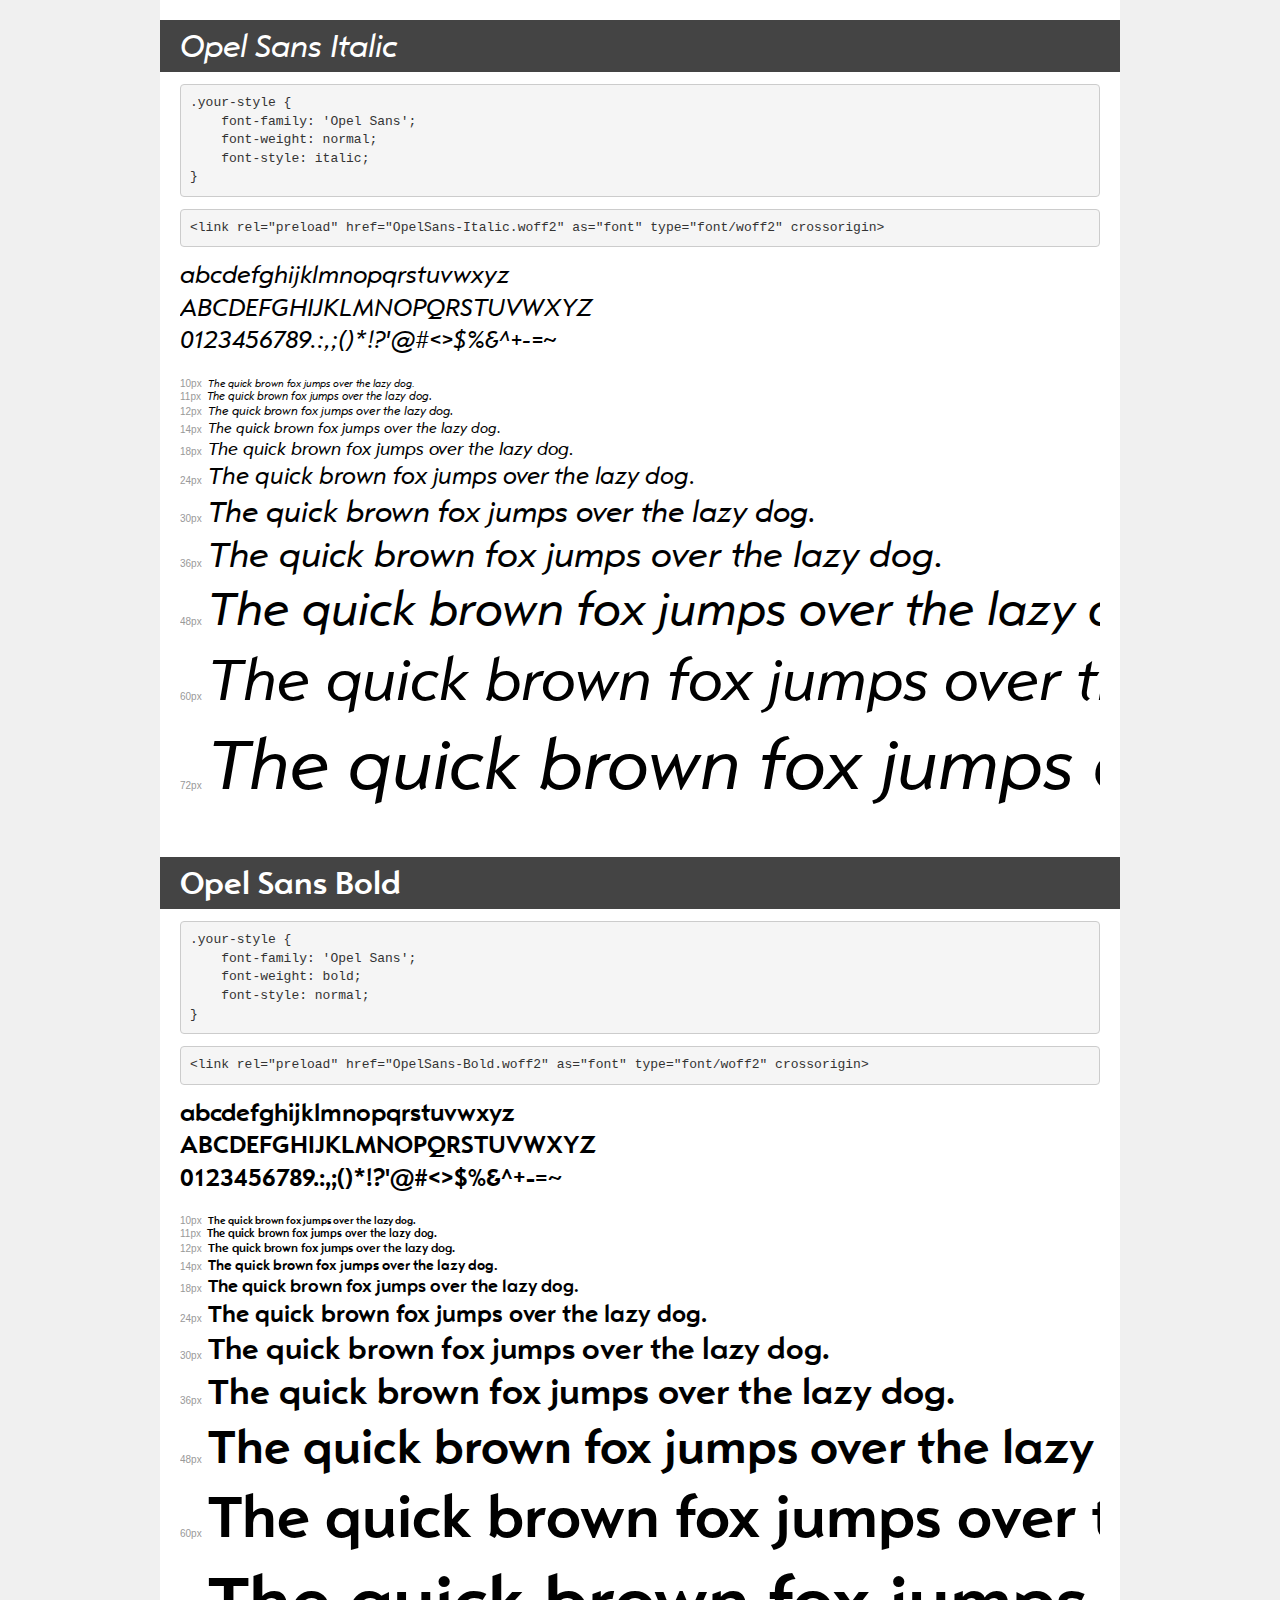
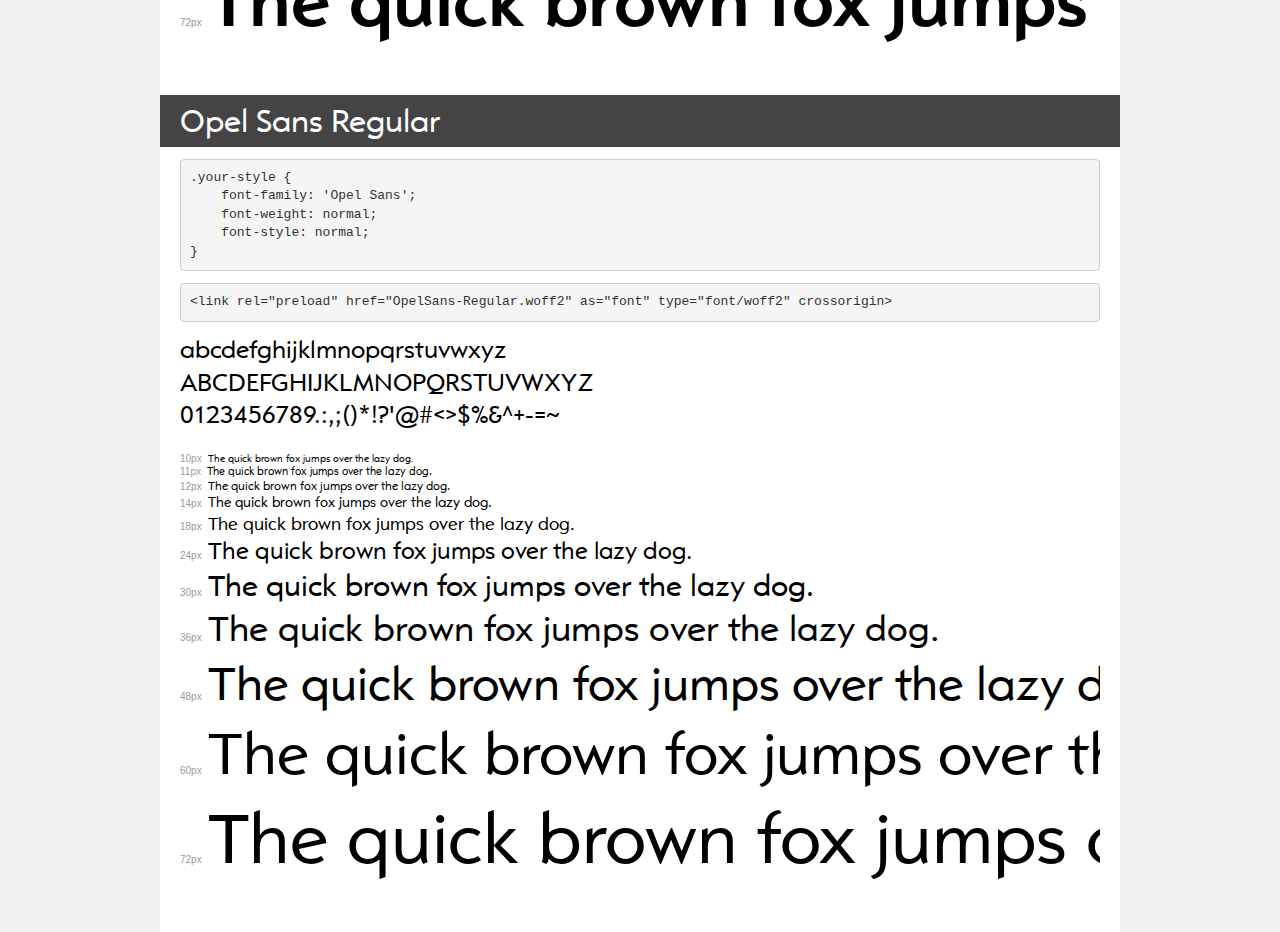
<file: fonts/open_sans/demo.html>
<!DOCTYPE html>
<html lang="en">
<head>
    <meta charset="utf-8">
    <meta http-equiv="X-UA-Compatible" content="IE=edge">
    <meta name="viewport" content="width=device-width, initial-scale=1">
    <meta name="robots" content="noindex, noarchive">
    <meta name="format-detection" content="telephone=no">
    <title>Transfonter demo</title>
    <link href="stylesheet.css" rel="stylesheet">
    <style>
        /*
        http://meyerweb.com/eric/tools/css/reset/
        v2.0 | 20110126
        License: none (public domain)
        */
        html, body, div, span, applet, object, iframe,
        h1, h2, h3, h4, h5, h6, p, blockquote, pre,
        a, abbr, acronym, address, big, cite, code,
        del, dfn, em, img, ins, kbd, q, s, samp,
        small, strike, strong, sub, sup, tt, var,
        b, u, i, center,
        dl, dt, dd, ol, ul, li,
        fieldset, form, label, legend,
        table, caption, tbody, tfoot, thead, tr, th, td,
        article, aside, canvas, details, embed,
        figure, figcaption, footer, header, hgroup,
        menu, nav, output, ruby, section, summary,
        time, mark, audio, video {
            margin: 0;
            padding: 0;
            border: 0;
            font-size: 100%;
            font: inherit;
            vertical-align: baseline;
        }
        /* HTML5 display-role reset for older browsers */
        article, aside, details, figcaption, figure,
        footer, header, hgroup, menu, nav, section {
            display: block;
        }
        body {
            line-height: 1;
        }
        ol, ul {
            list-style: none;
        }
        blockquote, q {
            quotes: none;
        }
        blockquote:before, blockquote:after,
        q:before, q:after {
            content: '';
            content: none;
        }
        table {
            border-collapse: collapse;
            border-spacing: 0;
        }
        /* demo styles */
        body {
            background: #f0f0f0;
            color: #000;
        }
        .page {
            background: #fff;
            width: 920px;
            margin: 0 auto;
            padding: 20px 20px 0 20px;
            overflow: hidden;
        }
        .font-container {
            overflow-x: auto;
            overflow-y: hidden;
            margin-bottom: 40px;
            line-height: 1.3;
            white-space: nowrap;
            padding-bottom: 5px;
        }
        h1 {
            position: relative;
            background: #444;
            font-size: 32px;
            color: #fff;
            padding: 10px 20px;
            margin: 0 -20px 12px -20px;
        }
        .letters {
            font-size: 25px;
            margin-bottom: 20px;
        }
        .s10:before {
            content: '10px';
        }
        .s11:before {
            content: '11px';
        }
        .s12:before {
            content: '12px';
        }
        .s14:before {
            content: '14px';
        }
        .s18:before {
            content: '18px';
        }
        .s24:before {
            content: '24px';
        }
        .s30:before {
            content: '30px';
        }
        .s36:before {
            content: '36px';
        }
        .s48:before {
            content: '48px';
        }
        .s60:before {
            content: '60px';
        }
        .s72:before {
            content: '72px';
        }
        .s10:before, .s11:before, .s12:before, .s14:before,
        .s18:before, .s24:before, .s30:before, .s36:before,
        .s48:before, .s60:before, .s72:before {
            font-family: Arial, sans-serif;
            font-size: 10px;
            font-weight: normal;
            font-style: normal;
            color: #999;
            padding-right: 6px;
        }
        pre {
            display: block;
            padding: 9px;
            margin: 0 0 12px;
            font-family: Monaco, Menlo, Consolas, "Courier New", monospace;
            font-size: 13px;
            line-height: 1.428571429;
            color: #333;
            font-weight: normal;
            font-style: normal;
            background-color: #f5f5f5;
            border: 1px solid #ccc;
            overflow-x: auto;
            border-radius: 4px;
        }
        /* responsive */
        @media (max-width: 959px) {
            .page {
                width: auto;
                margin: 0;
            }
        }
    </style>
</head>
<body>
<div class="page">
    <div class="demo">
        <h1 style="font-family: 'Opel Sans'; font-weight: normal; font-style: italic;">Opel Sans Italic</h1>
        <pre title="Usage">.your-style {
    font-family: 'Opel Sans';
    font-weight: normal;
    font-style: italic;
}</pre>
        <pre title="Preload (optional)">
&lt;link rel=&quot;preload&quot; href=&quot;OpelSans-Italic.woff2&quot; as=&quot;font&quot; type=&quot;font/woff2&quot; crossorigin&gt;</pre>
        <div class="font-container" style="font-family: 'Opel Sans'; font-weight: normal; font-style: italic;">
            <p class="letters">
                abcdefghijklmnopqrstuvwxyz<br>
ABCDEFGHIJKLMNOPQRSTUVWXYZ<br>
                0123456789.:,;()*!?'@#&lt;&gt;$%&^+-=~
            </p>
            <p class="s10" style="font-size: 10px;">The quick brown fox jumps over the lazy dog.</p>
            <p class="s11" style="font-size: 11px;">The quick brown fox jumps over the lazy dog.</p>
            <p class="s12" style="font-size: 12px;">The quick brown fox jumps over the lazy dog.</p>
            <p class="s14" style="font-size: 14px;">The quick brown fox jumps over the lazy dog.</p>
            <p class="s18" style="font-size: 18px;">The quick brown fox jumps over the lazy dog.</p>
            <p class="s24" style="font-size: 24px;">The quick brown fox jumps over the lazy dog.</p>
            <p class="s30" style="font-size: 30px;">The quick brown fox jumps over the lazy dog.</p>
            <p class="s36" style="font-size: 36px;">The quick brown fox jumps over the lazy dog.</p>
            <p class="s48" style="font-size: 48px;">The quick brown fox jumps over the lazy dog.</p>
            <p class="s60" style="font-size: 60px;">The quick brown fox jumps over the lazy dog.</p>
            <p class="s72" style="font-size: 72px;">The quick brown fox jumps over the lazy dog.</p>
        </div>
    </div>

    <div class="demo">
        <h1 style="font-family: 'Opel Sans'; font-weight: bold; font-style: normal;">Opel Sans Bold</h1>
        <pre title="Usage">.your-style {
    font-family: 'Opel Sans';
    font-weight: bold;
    font-style: normal;
}</pre>
        <pre title="Preload (optional)">
&lt;link rel=&quot;preload&quot; href=&quot;OpelSans-Bold.woff2&quot; as=&quot;font&quot; type=&quot;font/woff2&quot; crossorigin&gt;</pre>
        <div class="font-container" style="font-family: 'Opel Sans'; font-weight: bold; font-style: normal;">
            <p class="letters">
                abcdefghijklmnopqrstuvwxyz<br>
ABCDEFGHIJKLMNOPQRSTUVWXYZ<br>
                0123456789.:,;()*!?'@#&lt;&gt;$%&^+-=~
            </p>
            <p class="s10" style="font-size: 10px;">The quick brown fox jumps over the lazy dog.</p>
            <p class="s11" style="font-size: 11px;">The quick brown fox jumps over the lazy dog.</p>
            <p class="s12" style="font-size: 12px;">The quick brown fox jumps over the lazy dog.</p>
            <p class="s14" style="font-size: 14px;">The quick brown fox jumps over the lazy dog.</p>
            <p class="s18" style="font-size: 18px;">The quick brown fox jumps over the lazy dog.</p>
            <p class="s24" style="font-size: 24px;">The quick brown fox jumps over the lazy dog.</p>
            <p class="s30" style="font-size: 30px;">The quick brown fox jumps over the lazy dog.</p>
            <p class="s36" style="font-size: 36px;">The quick brown fox jumps over the lazy dog.</p>
            <p class="s48" style="font-size: 48px;">The quick brown fox jumps over the lazy dog.</p>
            <p class="s60" style="font-size: 60px;">The quick brown fox jumps over the lazy dog.</p>
            <p class="s72" style="font-size: 72px;">The quick brown fox jumps over the lazy dog.</p>
        </div>
    </div>

    <div class="demo">
        <h1 style="font-family: 'Opel Sans'; font-weight: normal; font-style: normal;">Opel Sans Regular</h1>
        <pre title="Usage">.your-style {
    font-family: 'Opel Sans';
    font-weight: normal;
    font-style: normal;
}</pre>
        <pre title="Preload (optional)">
&lt;link rel=&quot;preload&quot; href=&quot;OpelSans-Regular.woff2&quot; as=&quot;font&quot; type=&quot;font/woff2&quot; crossorigin&gt;</pre>
        <div class="font-container" style="font-family: 'Opel Sans'; font-weight: normal; font-style: normal;">
            <p class="letters">
                abcdefghijklmnopqrstuvwxyz<br>
ABCDEFGHIJKLMNOPQRSTUVWXYZ<br>
                0123456789.:,;()*!?'@#&lt;&gt;$%&^+-=~
            </p>
            <p class="s10" style="font-size: 10px;">The quick brown fox jumps over the lazy dog.</p>
            <p class="s11" style="font-size: 11px;">The quick brown fox jumps over the lazy dog.</p>
            <p class="s12" style="font-size: 12px;">The quick brown fox jumps over the lazy dog.</p>
            <p class="s14" style="font-size: 14px;">The quick brown fox jumps over the lazy dog.</p>
            <p class="s18" style="font-size: 18px;">The quick brown fox jumps over the lazy dog.</p>
            <p class="s24" style="font-size: 24px;">The quick brown fox jumps over the lazy dog.</p>
            <p class="s30" style="font-size: 30px;">The quick brown fox jumps over the lazy dog.</p>
            <p class="s36" style="font-size: 36px;">The quick brown fox jumps over the lazy dog.</p>
            <p class="s48" style="font-size: 48px;">The quick brown fox jumps over the lazy dog.</p>
            <p class="s60" style="font-size: 60px;">The quick brown fox jumps over the lazy dog.</p>
            <p class="s72" style="font-size: 72px;">The quick brown fox jumps over the lazy dog.</p>
        </div>
    </div>

</div>
</body>
</html>
</file>
<file: fonts/kai_sho/stylesheet.css>
@font-face {
    font-family: 'DFKaiSho-SB';
    src: url('DFKaiSho-SB-WIN-RKSJ-H.woff2') format('woff2'),
        url('DFKaiSho-SB-WIN-RKSJ-H.woff') format('woff'),
        url('DFKaiSho-SB-WIN-RKSJ-H.ttf') format('truetype');
    font-weight: normal;
    font-style: normal;
    font-display: swap;
}

@font-face {
    font-family: 'DFPKaiSho-Bd';
    src: url('DFKaiSho-Bd-WINP-RKSJ-H.woff2') format('woff2'),
        url('DFKaiSho-Bd-WINP-RKSJ-H.woff') format('woff'),
        url('DFKaiSho-Bd-WINP-RKSJ-H.ttf') format('truetype');
    font-weight: normal;
    font-style: normal;
    font-display: swap;
}

@font-face {
    font-family: 'DFGKaiSho-Bd';
    src: url('DFKaiSho-Bd-WING-RKSJ-H.woff2') format('woff2'),
        url('DFKaiSho-Bd-WING-RKSJ-H.woff') format('woff'),
        url('DFKaiSho-Bd-WING-RKSJ-H.ttf') format('truetype');
    font-weight: normal;
    font-style: normal;
    font-display: swap;
}
</file>
<file: fonts/open_sans/stylesheet.css>
@font-face {
    font-family: 'Opel Sans';
    src: url('OpelSans-Italic.woff2') format('woff2'),
        url('OpelSans-Italic.woff') format('woff'),
        url('OpelSans-Italic.ttf') format('truetype');
    font-weight: normal;
    font-style: italic;
    font-display: swap;
}

@font-face {
    font-family: 'Opel Sans';
    src: url('OpelSans-Bold.woff2') format('woff2'),
        url('OpelSans-Bold.woff') format('woff'),
        url('OpelSans-Bold.ttf') format('truetype');
    font-weight: bold;
    font-style: normal;
    font-display: swap;
}

@font-face {
    font-family: 'Opel Sans';
    src: url('OpelSans-Regular.woff2') format('woff2'),
        url('OpelSans-Regular.woff') format('woff'),
        url('OpelSans-Regular.ttf') format('truetype');
    font-weight: normal;
    font-style: normal;
    font-display: swap;
}
</file>
<file: css/style.min.css>
@import url(../fonts/open_sans/stylesheet.css);@import url(../fonts/kai_sho/stylesheet.css);*{margin:0;padding:0;-webkit-box-sizing:border-box;box-sizing:border-box}ul{list-style:none}a,a:hover{text-decoration:none}button,input,select,textarea{outline:0!important}body{background:#fff;font-family:'Opel Sans';color:#000;position:relative;-webkit-font-smoothing:antialiased}.container{max-width:1685px;padding:0 15px;margin:0 auto}#page{padding-top:107px;padding-bottom:158px;min-height:100vh}.logo{width:124px;margin-right:28px}.nav,.nav-menu{display:-webkit-box;display:-ms-flexbox;display:flex}.nav-menu{-webkit-box-pack:justify;-ms-flex-pack:justify;justify-content:space-between;-webkit-box-align:center;-ms-flex-align:center;align-items:center;width:100%;max-width:1600px}.nav-menu__list{padding:0 8px;font-size:0;display:inline-block}.nav-menu__list:not(:last-child){border-right:2px solid #3d261b}.nav-menu__list:last-child{padding-right:0}.nav-menu__list:first-child{padding-left:0}.nav-menu__link{font-size:33px;color:#3d261b;display:inline-block;font-weight:400;-webkit-transition:.5s ease;-o-transition:.5s ease;transition:.5s ease;text-align:center}.nav-menu__link::before{display:block;content:attr(title);font-weight:700;height:0;overflow:hidden;visibility:hidden}.nav-menu__link:hover{text-shadow:-3px -3px 0 #fff,0 -3px 0 #fff,3px -3px 0 #fff,-3px 0 0 #fff,3px 0 0 #fff,-3px 3px 0 #fff,0 3px 0 #fff,3px 3px 0 #fff}.nav-menu__link_active{color:#ed843e;font-weight:700}.nav-menu__link_active,.nav-menu__link_active:hover{text-shadow:-4px -4px 0 #fff,0 -4px 0 #fff,4px -4px 0 #fff,-4px 0 0 #fff,4px 0 0 #fff,-4px 4px 0 #fff,0 4px 0 #fff,4px 4px 0 #fff}.page-main{background:url(../img/main-bg.jpg);background-repeat:no-repeat!important;background-size:cover!important;background-position:center center!important}.page-main .nav{margin-bottom:119px}.main{text-align:center}.main-title{font-size:115px;text-transform:uppercase;color:#372014;font-weight:400;margin-right:25px;line-height:1.2;margin-bottom:9px;text-shadow:-3px -3px 0 #fff,0 -3px 0 #fff,3px -3px 0 #fff,-3px 0 0 #fff,3px 0 0 #fff,-3px 3px 0 #fff,0 3px 0 #fff,3px 3px 0 #fff}.main-title__inner{font-size:100px;font-weight:500}.main-title__span{font-weight:300;display:inline-block}.main-subtitle,.main-text{font-size:71px;font-weight:400}.main-subtitle{color:#e67d7f;line-height:.7;margin-right:12px;margin-bottom:41px}.main-subtitle span{font-size:60px;font-family:Arial}.main-text{color:#80807b;max-width:885px;width:100%;line-height:1.1;margin:0 auto 115px}.main-text span{margin-left:10px;display:inline-block}.main-links{max-width:1317px;width:100%;display:-webkit-box;display:-ms-flexbox;display:flex;-webkit-box-pack:justify;-ms-flex-pack:justify;justify-content:space-between;margin:0 auto}.main-btn{max-width:480px;width:100%;background:#fce6e4;padding:20px;border-radius:10px;font-size:54px;color:#3d261b;font-weight:400;display:inline-block;-webkit-box-shadow:5px 5px 10px rgba(0,0,0,.2);box-shadow:5px 5px 10px rgba(0,0,0,.2);-webkit-transition:all .5s ease;-o-transition:all .5s ease;transition:all .5s ease}.main-btn:hover{-webkit-box-shadow:0 0 20px #f7cecd inset;box-shadow:0 0 20px #f7cecd inset}.page-about{background:url(../img/about-bg_01.jpg);background-repeat:no-repeat!important;background-size:cover!important;background-position:center center!important;overflow:hidden}.page-about .nav{margin-bottom:190px}.about{padding-bottom:97px}.about-blog{position:relative;max-width:410px;width:100%;margin:0 auto;z-index:5}.about-blog__img,.about-blog__img:hover~.obloko-greeting{display:block}.about-blog .obloko-greeting{position:absolute;bottom:30px;left:-70px;max-width:212px;min-height:101px;background:#fff;border-radius:12px;padding:13px 18px 0 17px;display:none;z-index:6}.about-blog .obloko-greeting-inner{position:relative}.about-blog .obloko-greeting__text{font-size:19px;line-height:1}.about-blog .obloko-greeting__text span{display:block;font-family:'DFKaiSho-SB';line-height:1.2;margin-bottom:5px;font-size:16px}.about-blog .obloko-greeting .triangle{position:absolute;top:7px;right:-38px}.about .oblako{position:absolute;z-index:-1}.about .oblako-img{display:block;position:absolute}.about .oblako-text{text-align:center;position:relative;font-size:30px;color:#3d261a;line-height:1}.about .oblako-text span{display:block;color:#ed843e;font-weight:700;text-shadow:-2px -2px 0 #fff,0 -2px 0 #fff,2px -2px 0 #fff,-2px 0 0 #fff,2px 0 0 #fff,-2px 2px 0 #fff,0 2px 0 #fff,2px 2px 0 #fff}.about .oblako-text1{top:91px;left:62px}.about .oblako-text2{top:47px;left:59px;max-width:150px;width:100%}.about .oblako-text3{max-width:190px;width:100%;top:80px;left:90px}.about .oblako-text4{max-width:295px;width:100%;top:94px;left:59px}.about .oblako-text4 span,.about .oblako-text6 span,.about .oblako-text9 span{display:inline}.about .oblako-text5{max-width:270px;width:100%;top:88px;left:81px}.about .oblako-text6{max-width:265px;width:100%;top:77px;left:76px}.about .oblako-text7{max-width:370px;width:100%;top:83px;left:52px}.about .oblako-text8{max-width:295px;width:100%;top:90px;left:56px}.about .oblako-text9{max-width:265px;width:100%;top:90px;left:50px}.about .oblako-text10{max-width:240px;width:100%;left:42px;top:50px}.about .oblako1{top:-215px;right:141px}.about .oblako2{top:-145px;right:-98px}.about .oblako3{top:-22px;right:-214px}.about .oblako4{top:132px;right:-325px}.about .oblako5{bottom:7px;right:-200px}.about .oblako6{bottom:-80px;left:0}.about .oblako7{bottom:3px;left:-428px}.about .oblako8{bottom:222px;left:-437px}.about .oblako9{top:-35px;left:-395px}.about .oblako10{top:-146px;left:-269px}.page-statistics{background:url(../img/statistics-bg.jpg);background-repeat:no-repeat!important;background-size:cover!important;background-position:center center!important;padding-bottom:115px!important}.page-statistics .nav{margin-bottom:45px}.statistics-inner{max-width:1315px;width:100%;min-height:450px;background:rgba(255,255,255,.5);border-radius:16px;padding:20px 17px 24px 39px;margin:0 auto 41px}.statistics-wrapper{display:-webkit-box;display:-ms-flexbox;display:flex;-webkit-box-pack:justify;-ms-flex-pack:justify;justify-content:space-between}.statistics-chart{max-width:793px;width:100%;background:#fff;min-height:404px;border-radius:10px}.statistics-chart__blog{display:-webkit-box;display:-ms-flexbox;display:flex;-webkit-box-align:end;-ms-flex-align:end;align-items:flex-end;padding:34px 50px 50px 77px;position:relative}.statistics-chart__top{font-size:25px;font-weight:700;margin-bottom:5px;text-align:center}.statistics-chart__percent{background:#ee8036;color:#fff;text-align:center;min-height:33px;font-size:25px;font-weight:400}.statistics-chart__percent1{min-height:58px;padding-top:15px}.statistics-chart__percent2{min-height:66px;padding-top:21px}.statistics-chart__img{border:1px solid #ee8036;display:block}.statistics-chart__img1{border-right:none}.statistics-chart__img2{border-left:none}.statistics-chart__date{text-align:center;font-weight:400;color:#ee8036;font-size:21px;margin-top:3px}.statistics-chart__x{position:absolute;top:22px;left:56px;width:1px;min-height:360px;background:#979797}.statistics-chart__y{position:absolute;max-width:735px;width:100%;height:1px;background:#979797;bottom:45px;left:31px}.statistics-chart__text{font-size:25px;color:#000;font-weight:400;position:absolute}.statistics-chart__oborot{top:25px;left:68px}.statistics-chart__period{bottom:9px;right:33px}.statistics-info{max-width:450px;width:100%}.statistics-info__text{font-size:48px;color:#3d261b;font-weight:400;margin-top:23px;line-height:1.1;letter-spacing:-1px}.statistics-title{display:-webkit-box;display:-ms-flexbox;display:flex;-webkit-box-pack:center;-ms-flex-pack:center;justify-content:center;margin-right:137px;margin-bottom:23px}.statistics-title svg{font-size:55px;font-weight:700;width:785px;height:70px;fill:#ee8036}.statistics-title .svgStroke{fill:#fff;stroke:#fff;stroke-width:20px;stroke-linejoin:round}.statistics-btn{display:block;max-width:650px;width:100%;background:#fcfcf5;min-height:152px;margin:0 auto;border-radius:10px;text-align:center;font-size:49px;color:#8e5c52;padding:20px;line-height:1;position:relative;-webkit-box-shadow:5px 5px 10px rgba(0,0,0,.2);box-shadow:5px 5px 10px rgba(0,0,0,.2);-webkit-transition:all .5s;-o-transition:all .5s;transition:all .5s}.statistics-btn:hover{background:#f3e9d7}.statistics-btn__img{position:absolute;top:-78px;right:-13px}.page-condition{background:url(../img/condition-bg.jpg);background-repeat:no-repeat!important;background-size:cover!important;background-position:center center!important;padding-bottom:119px!important}.page-condition .nav{margin-bottom:43px}.condition-blog{max-width:1313px;width:100%;min-height:518px;background:rgba(255,225,225,.6);padding:40px 50px 30px 53px;border-radius:16px;margin:0 auto 100px}.condition-blog__items{display:-webkit-box;display:-ms-flexbox;display:flex;-webkit-box-align:start;-ms-flex-align:start;align-items:flex-start}.condition-blog__items:not(:last-child){margin-bottom:50px}.condition-blog__img{display:block;margin-right:22px;margin-top:11px}.condition-blog__text{font-size:62px;color:#8e5c52;font-weight:700;line-height:.9}.condition-blog__text br{display:none}.condition-blog__text1 br{display:block}.condition-link{position:relative}.condition-link__btn{max-width:645px;width:100%;display:block;margin:0 auto;background:#ee8036;text-align:center;font-size:63px;color:#fff;font-weight:700;border-radius:10px;padding:14px 10px 18px;-webkit-box-shadow:0 0 15px rgba(0,0,0,.2);box-shadow:0 0 15px rgba(0,0,0,.2);-webkit-transition:all .5s;-o-transition:all .5s;transition:all .5s;z-index:5;position:relative}.condition-link__btn:hover{-webkit-box-shadow:inset 0 0 10px rgba(0,0,0,.2);box-shadow:inset 0 0 10px rgba(0,0,0,.2)}.condition-link__img{width:145px;display:block;position:absolute;left:50%;-webkit-transform:translateX(-50%);-ms-transform:translateX(-50%);transform:translateX(-50%);top:-92px;z-index:2}.page-smi{background:url(../img/smi-bg.jpg);background-repeat:no-repeat!important;background-size:cover!important;background-position:center center!important;overflow:hidden}.page-smi .nav{margin-bottom:110px}.smi-blog{display:-webkit-box;display:-ms-flexbox;display:flex;-webkit-box-align:center;-ms-flex-align:center;align-items:center;-ms-flex-wrap:wrap;flex-wrap:wrap}.smi-blog__item{position:relative}.smi-blog__popup{position:absolute;background:#fff;font-size:41px;width:783px;padding:25px 35px;-webkit-transition:all .5s;-o-transition:all .5s;transition:all .5s;color:#ff812e;font-weight:400;display:none;-webkit-box-shadow:0 0 15px rgba(0,0,0,.3);box-shadow:0 0 15px rgba(0,0,0,.3);border-radius:35px;z-index:5}.smi-blog__popup span{font-weight:700}.smi-blog__popup__inner{position:relative}.smi-blog__img,.smi-blog__item1:hover .smi-blog__popup,.smi-blog__item2:hover .smi-blog__popup,.smi-blog__item3:hover .smi-blog__popup,.smi-blog__item4:hover .smi-blog__popup,.smi-blog__item5:hover .smi-blog__popup,.smi-blog__item6:hover .smi-blog__popup,.smi-blog__item7:hover .smi-blog__popup,.smi-blog__item8:hover .smi-blog__popup,.smi-blog__item9:hover .smi-blog__popup{display:block}.smi-blog .smi-traingel{color:#fff;position:absolute;font-size:60px}.smi-blog__item1 .smi-blog__popup{bottom:-180px;left:-55px}.smi-blog__item1 .smi-traingel,.smi-blog__item2 .smi-traingel{top:-55px;left:85px}.smi-blog__item2 .smi-blog__popup{bottom:-215px;left:-60px}.smi-blog__item3 .smi-traingel{top:-55px;left:85px}.smi-blog__item3 .smi-blog__popup{bottom:-175px;left:-60px;max-width:617px;padding-right:20px}.smi-blog__item4 .smi-traingel{top:-55px;right:90px}.smi-blog__item4 .smi-blog__popup{bottom:-210px;right:-35px;max-width:650px}.smi-blog__item5 .smi-traingel{top:-55px;right:90px}.smi-blog__item5 .smi-blog__popup{bottom:-200px;right:-70px;max-width:650px}.smi-blog__item6 .smi-traingel{top:-55px;left:275px}.smi-blog__item6 .smi-blog__popup{bottom:-200px;right:-195px;width:865px;padding:25px}.smi-blog__item7 .smi-traingel{bottom:-55px;left:80px;-webkit-transform:rotate(180deg);-ms-transform:rotate(180deg);transform:rotate(180deg)}.smi-blog__item7 .smi-blog__popup{top:-210px;left:-40px;width:780px;padding:25px 20px 25px 30px}.smi-blog__item8 .smi-traingel{bottom:-55px;left:80px;-webkit-transform:rotate(180deg);-ms-transform:rotate(180deg);transform:rotate(180deg)}.smi-blog__item8 .smi-blog__popup{top:-210px;left:0;width:780px;padding:25px 20px 25px 30px}.smi-blog__item9 .smi-traingel{bottom:-55px;right:80px;-webkit-transform:rotate(180deg);-ms-transform:rotate(180deg);transform:rotate(180deg)}.smi-blog__item9 .smi-blog__popup{top:-225px;right:0;width:780px;padding:25px 20px 25px 30px}.smi-top{max-width:1334px;width:100%;margin:0 auto 93px;-webkit-box-pack:justify;-ms-flex-pack:justify;justify-content:space-between}.smi-middle{-webkit-box-pack:center;-ms-flex-pack:center;justify-content:center;margin-bottom:121px}.smi-bottom{max-width:1250px;width:100%;-webkit-box-pack:justify;-ms-flex-pack:justify;justify-content:space-between;margin:0 auto}.page-form{background:url(../img/form-bg.jpg);background-repeat:no-repeat!important;background-size:cover!important;background-position:center center!important;padding-top:85px;padding-bottom:75px}.page-form .nav{margin-bottom:18px}.form{max-width:980px;width:100%;background:rgba(255,255,255,.8);margin:-8px auto 0;min-height:808px;border-radius:10px;padding:75px 165px 85px}.form-label{font-size:46px;line-height:48px;font-weight:400;color:#8e5c52;margin-bottom:15px;display:block;margin-left:25px}.form-label span{color:#f29f9e;visibility:hidden}.form .error span{visibility:visible}.form-label2{margin-top:10px;font-size:33px;color:#f29f9e;text-align:center}.form-wrapper{margin-bottom:45px}.form-wrapper:nth-child(3){margin-bottom:33px}.form-btn,.form-input{display:block;width:100%;border:0;border-radius:10px}.form-input{margin-top:15px;background:#fdf1f1;height:65px;padding:10px 50px;color:#f29f9e;font:400 46px 'Opel Sans'}.form-btn{max-width:480px;margin:0 auto;padding:15px 0;background:#e48d8b;cursor:pointer;color:#fff;text-align:center;font-size:48px;-webkit-transition:.5s ease;-o-transition:.5s ease;transition:.5s ease}.form-btn:hover{-webkit-box-shadow:5px 5px 10px rgba(0,0,0,.3);box-shadow:5px 5px 10px rgba(0,0,0,.3)}.page-contact{background:url(../img/contact-bg.jpg);background-repeat:no-repeat!important;background-size:cover!important;background-position:center center!important;overflow:hidden;padding-bottom:160px!important}.page-contact .nav{margin-bottom:47px}.contact{position:relative;min-height:683px;text-align:center;padding-top:155px;margin-left:55px}.contact-img{position:absolute;top:0;left:50%;-webkit-transform:translateX(-50%);-ms-transform:translateX(-50%);transform:translateX(-50%);z-index:1}.contact-content{position:relative;z-index:5}.contact-content__email,.contact-content__phone{display:block;font-weight:700;font-size:62.5px;color:#fff;margin-right:50px}.contact-content__phone{font-size:83.33px;margin-bottom:28px}.contact-content__name{font-size:62.5px;color:#80807b;margin-bottom:4px;font-weight:700;margin-right:25px}.contact-content__pos{font-size:50px;font-weight:700;color:#80807b;margin-right:50px}.success-inner{max-width:1315px;width:100%;background:rgba(255,255,255,.8);text-align:center;min-height:650px;border-radius:10px;padding:83px 135px 80px;margin:104px auto 67px}.success-title{font-size:62px;line-height:1.7;color:#e67d7f;font-weight:700;text-shadow:-8px -8px 0 #fff,0 -8px 0 #fff,8px -8px 0 #fff,-8px 0 0 #fff,8px 0 0 #fff,-8px 8px 0 #fff,0 8px 0 #fff,8px 8px 0 #fff;margin-bottom:40px}.success-title span{display:block}.success-text{font-size:62px;color:#8e5c52}.success-text__first{margin-bottom:25px}@media (max-width:1670.98px){.nav{margin-bottom:165px}.logo{margin-right:0}.nav{-webkit-box-orient:vertical;-webkit-box-direction:normal;-ms-flex-direction:column;flex-direction:column;-webkit-box-align:center;-ms-flex-align:center;align-items:center}.nav-menu{-ms-flex-wrap:wrap;flex-wrap:wrap;-webkit-box-pack:center;-ms-flex-pack:center;justify-content:center}.nav-menu__list{padding:0 30px}.form{margin-top:50px}}@media (max-width:1340.98px){.statistics-inner{max-width:900px;padding-right:39px}.statistics-wrapper{-webkit-box-orient:vertical;-webkit-box-direction:normal;-ms-flex-direction:column;flex-direction:column;-webkit-box-align:center;-ms-flex-align:center;align-items:center}.statistics-info{max-width:800px}.statistics-info__text{font-size:44px}.statistics-info__text br{display:none}}@media (max-width:1199.98px){.main-title{font-size:69px}.main-title__inner{font-size:60px}.main-subtitle,.main-text{font-size:41px}.main-subtitle span{font-size:40px}.main-text{margin-bottom:155px;max-width:550px}.main-links{-webkit-box-orient:vertical;-webkit-box-direction:normal;-ms-flex-direction:column;flex-direction:column;-webkit-box-align:center;-ms-flex-align:center;align-items:center}.main-btn{max-width:340px;font-size:33px}.main-btn:first-child{margin-bottom:55px}.page-about{padding-bottom:60px}.about{padding-bottom:0}.about-blog,.about-blog__img{max-width:267px;padding-top:184px}.about-blog .obloko-greeting{max-width:280px;min-height:135px;bottom:138px;left:unset;right:-161px;padding:17px 18px 0 19px}.about-blog .obloko-greeting__text{font-size:24px}.about-blog .obloko-greeting__text span{font-size:20px}.about-blog .obloko-greeting .triangle{-webkit-transform:rotate(90deg);-ms-transform:rotate(90deg);transform:rotate(90deg);bottom:-34px;left:13px;top:unset;right:unset}.about .oblako-text{font-size:23.74px}.about .oblako-text1{min-width:200px;top:67px;left:43px}.about .oblako-text2{top:45px;left:45px}.about .oblako-text3{top:65px;left:41px}.about .oblako-text5{top:69px;left:35px}.about .oblako-text6{max-width:210px;top:56px;left:65px}.about .oblako-text7{max-width:290px;top:67px;left:28px}.about .oblako-text8{top:59px;left:52px;max-width:226px}.about .oblako-text9{top:64px;left:14px}.about .oblako-text10{left:27px;top:45px}.about .oblako1{top:-189px;left:-15px}.about .oblako2{top:-77px;right:-110px}.about .oblako3{top:60px;right:-168px}.about .oblako4{bottom:130px;right:-171px;top:unset}.about .oblako5{bottom:353px;right:-182px}.about .oblako6{bottom:unset;top:-8px;left:-26px}.about .oblako7{bottom:330px;left:-231px}.about .oblako8{bottom:120px;left:-236px}.about .oblako9{top:84px;left:-230px}.about .oblako10{top:-79px;left:-211px}.page-condition .nav{margin-bottom:102px}.condition-blog{max-width:637px;padding:40px 25px 30px;min-height:486px;margin-bottom:104px;border-radius:10px}.condition-blog__items:not(:last-child){margin-bottom:28px}.condition-blog__img{width:36px}.condition-blog__text{font-size:42px;line-height:1}.condition-blog__text br{display:block}.condition-link__btn{max-width:434px;font-size:37.5px}.condition-link__img{width:105px;top:-63px}.page-smi{padding-bottom:20px!important}.page-smi .nav{margin-bottom:80px}.smi-blog__item{margin-bottom:45px}.smi-blog__popup{padding:20px 25px;font-size:27px;border-radius:20px}.smi-blog .smi-traingel{font-size:45px}.smi-blog__item1{-webkit-box-ordinal-group:2;-ms-flex-order:1;order:1}.smi-blog__item1 .smi-blog__img{width:108px}.smi-blog__item1 .smi-blog__popup{width:505px;bottom:-140px;left:-70px}.smi-blog__item1 .smi-traingel{top:-42px}.smi-blog__item2{-webkit-box-ordinal-group:3;-ms-flex-order:2;order:2}.smi-blog__item2 .smi-blog__img{width:253px}.smi-blog__item2 .smi-traingel{top:-42px;left:210px}.smi-blog__item2 .smi-blog__popup{bottom:-150px;left:-120px;width:500px}.smi-blog__item3{-webkit-box-ordinal-group:6;-ms-flex-order:5;order:5}.smi-blog__item3 .smi-blog__img{width:191px}.smi-blog__item3 .smi-traingel{top:-42px;left:245px}.smi-blog__item3 .smi-blog__popup{width:410px;bottom:-150px;right:-70px;left:unset}.smi-blog__item4{-webkit-box-ordinal-group:5;-ms-flex-order:4;order:4}.smi-blog__item4 .smi-blog__img{width:200px;margin-left:70px}.smi-blog__item4 .smi-traingel{top:-42px;left:105px;right:unset}.smi-blog__item4 .smi-blog__popup{width:410px;bottom:-150px;left:0;right:unset}.smi-blog__item5{-webkit-box-ordinal-group:4;-ms-flex-order:3;order:3}.smi-blog__item5 .smi-blog__img{width:86px}.smi-blog__item5 .smi-traingel{top:-42px;right:105px}.smi-blog__item5 .smi-blog__popup{width:410px;bottom:-155px;right:-95px}.smi-blog__item6 .smi-blog__img{width:347px}.smi-blog__item6 .smi-traingel{top:-42px;left:180px}.smi-blog__item6 .smi-blog__popup{width:585px;bottom:-135px;right:-130px;padding:20px 25px}.smi-blog__item7 .smi-blog__img{width:225px}.smi-blog__item7 .smi-traingel{bottom:-42px;left:187px}.smi-blog__item7 .smi-blog__popup{padding:20px 25px;width:530px;top:-150px;left:-135px}.smi-blog__item8 .smi-blog__img{width:251px}.smi-blog__item8 .smi-traingel{bottom:-42px;left:187px}.smi-blog__item8 .smi-blog__popup{padding:20px 25px;width:530px;top:-150px;left:-135px}.smi-blog__item9 .smi-blog__img{width:272px}.smi-blog__item9 .smi-traingel{bottom:-42px;left:187px;right:unset}.smi-blog__item9 .smi-blog__popup{padding:20px 25px;width:530px;top:-150px;left:-135px;right:unset}.smi-top{max-width:515px}.smi-middle,.smi-top{margin-bottom:0}.smi-bottom{-webkit-box-orient:vertical;-webkit-box-direction:normal;-ms-flex-direction:column;flex-direction:column;-webkit-box-pack:center;-ms-flex-pack:center;justify-content:center}.oblako-img1{max-width:300px}.oblako-img2{max-width:215px}.oblako-img3{max-width:295px}.oblako-img4{max-width:330px}.oblako-img5{max-width:400px}.oblako-img6{max-width:345px}.oblako-img7{max-width:360px}.oblako-img8{max-width:325px}.oblako-img9{max-width:288px}.oblako-img10{max-width:245px}}@media (max-width:1199.98px) and (max-width:767.98px){.condition-blog__text br{display:none}.oblako-img1{max-width:145px}.oblako-img2{max-width:106px}.oblako-img3{max-width:150px}.oblako-img4{max-width:160px}.oblako-img5{max-width:170px}.oblako-img6{max-width:155px}.oblako-img7{max-width:175px}.oblako-img8{max-width:150px}.oblako-img9{max-width:141px}.oblako-img10{max-width:122px}}@media (max-width:991.98px){.logo{width:66px}.nav{max-width:575px;width:100%;margin:0 auto}.nav-menu__list{padding:0 7px}.nav-menu__link{font-size:21px}.about .oblako-text4{top:73px;left:33px;max-width:233px}.page-statistics .nav{margin-bottom:30px}.statistics-inner{max-width:676px;padding:21px 19px 38px 21px;border-radius:12px;margin-bottom:65px}.statistics-chart{border-radius:7px;min-height:325px}.statistics-chart__blog{padding:30px 54px 44px 62px}.statistics-chart__items{max-width:129px;width:100%}.statistics-chart__top{font-size:20px}.statistics-chart__percent{font-size:20px;min-height:29px;padding-top:3px}.statistics-chart__percent1{min-height:49px;padding-top:14px}.statistics-chart__percent2{min-height:54px;padding-top:13px}.statistics-chart__img{max-width:128px;width:100%}.statistics-chart__date{font-size:16.69px}.statistics-chart__x{min-height:148px;top:9px;left:0}.statistics-chart__y{max-width:588px;bottom:38px;left:25px}.statistics-chart__text{font-size:20px}.statistics-chart__oborot{top:18px;left:53px}.statistics-chart__period{bottom:11px;right:30px}.statistics-info__text{font-size:33.33px;margin-top:31px;margin-left:34px;letter-spacing:0}.statistics-title{margin:0 auto 25px}.statistics-title svg{font-size:37.5px;margin-left:32px}.statistics-btn{max-width:513px;font-size:37.5px;min-height:116px}.statistics-btn__img{width:25px;top:-64px;right:22px}.form{padding:80px 80px 63px}.form-wrapper{margin-bottom:37px}.form-wrapper:nth-child(3){margin-bottom:-4px}.page-contact .nav{margin-bottom:110px}.contact{margin-left:25px;padding-top:115px}.contact-img{max-width:715px}.contact-content__email{font-size:44.5px;margin-right:25px;margin-bottom:3px}.contact-content__phone{font-size:58.33px;margin-right:35px}.contact-content__name{font-size:46px;margin-bottom:7px}.contact-content__pos{font-size:33.33px;margin-right:25px}}@media (max-width:799.98px){.success-inner{margin-top:80px}.success-title{margin-bottom:54px}.success-text{margin-left:15px}.success-text__first{margin-bottom:58px;margin-left:12px}.nav{margin-bottom:200px}.main-title{margin-bottom:20px}.main-subtitle{margin-bottom:55px}.success-inner{max-width:674px;width:100%;padding:115px 35px 120px}#page{padding-top:88px}.logo{width:67px}.success-text,.success-title{font-size:42px}.nav-menu{max-width:600px}.nav-menu__list{padding:0 6px}.form{margin-top:80px;max-width:676px;min-height:685px}.form-label{font-size:37px;line-height:40px;margin-bottom:15px}.form-label2 span{font-size:25px}.form-input{height:58px;font:400 33px 'Opel Sans'}.form-btn{max-width:436px;font-size:42px}}@media (max-width:767.98px){#page{padding-top:20px;padding-bottom:66px}.page-main .nav{margin-bottom:100px}.main-title{font-size:35px;margin-right:0;margin-bottom:10px}.main-title__inner{font-size:30px}.main-subtitle,.main-text{font-size:19px;margin-bottom:15px}.main-subtitle span{font-size:20px}.main-text{margin-bottom:75px}.main-btn{max-width:190px;font-size:19px;padding:10px}.main-btn:first-child{margin-bottom:33px}.about-blog{max-width:128px;padding-top:72px;padding-left:6px}.about-blog__img{max-width:122px;padding-top:0}.about-blog .obloko-greeting{max-width:145px;min-height:72px;padding:10px;bottom:46px;right:-87px}.about-blog .obloko-greeting__text{font-size:12px}.about-blog .obloko-greeting__text span{font-size:10px}.about-blog .obloko-greeting .triangle{width:12px;-webkit-transform:rotate(110deg);-ms-transform:rotate(110deg);transform:rotate(110deg);bottom:-19px;left:1px}.about .oblako-text{font-size:11.68px}.about .oblako-text span{text-shadow:-1px -1px 0 #fff,0 -1px 0 #fff,1px -1px 0 #fff,-1px 0 0 #fff,1px 0 0 #fff,-1px 1px 0 #fff,0 1px 0 #fff,1px 1px 0 #fff}.about .oblako-text1{top:32px;left:-29px}.about .oblako-text2{top:21px;left:22px}.about .oblako-text3{max-width:75px;top:33px;left:33px}.about .oblako-text4{max-width:114px;top:34px;left:20px}.about .oblako-text5{max-width:105px;top:31px;left:22px}.about .oblako-text6{max-width:106px;top:26px;left:22px}.about .oblako-text7{max-width:142px;top:30px;left:17px}.about .oblako-text8{max-width:112px;top:34px;left:18px}.about .oblako-text9{max-width:105px;top:34px;left:18px}.about .oblako-text10{max-width:94px;left:14px;top:20px}.about .oblako1{top:-194px;left:-5px}.about .oblako2{top:-133px;right:-27px}.about .oblako3{top:-62px;right:-16px}.about .oblako4{bottom:49px;right:unset;left:-95px}.about .oblako5{bottom:164px;right:-49px}.about .oblako6{top:-108px;left:-11px}.about .oblako7{bottom:160px;left:-89px}.about .oblako8{bottom:51px;left:unset;right:-67px}.about .oblako9{top:-63px;left:-79px}.about .oblako10{top:-143px;left:-77px}.page-statistics{padding-bottom:53px!important}.page-statistics .nav{margin-bottom:7px}.page-statistics .container{padding:0}.statistics-inner{max-width:100%;border-radius:0;min-height:261px;padding:0 0 31px;margin-bottom:26px}.statistics-chart{max-width:100%;border-radius:0;min-height:182px}.statistics-chart__blog{-webkit-box-pack:center;-ms-flex-pack:center;justify-content:center;max-width:292px;width:100%;margin:0 auto;padding:12px 0 0}.statistics-chart__items{max-width:66px}.statistics-chart__top{font-size:10.28px}.statistics-chart__percent{font-size:10.28px;min-height:15px}.statistics-chart__percent1{min-height:25px;padding-top:6px}.statistics-chart__percent2{min-height:28px;padding-top:9px}.statistics-chart__img{max-width:66px}.statistics-chart__date{font-size:9px}.statistics-chart__y{max-width:302px;left:-11px;bottom:0}.statistics-chart__text{font-size:10.28px}.statistics-chart__oborot{top:9px;left:8px}.statistics-chart__period{bottom:-27px;left:-7px;right:unset}.statistics-info__text{font-size:16.67px;max-width:300px;width:100%;margin:7px auto 0}.statistics-title{margin-bottom:8px}.statistics-title svg{height:35px;margin-left:7px}.statistics-btn{max-width:220px;width:100%;font-size:17px;min-height:52px;padding:7px 10px;border-radius:3px}.statistics-btn__img{width:12px;top:-32px;right:-2px}.page-smi .nav{margin-bottom:35px}.smi-blog__item{margin-bottom:20px}.smi-blog__popup{border-radius:10px;font-size:13px;padding:8px 12px}.smi-blog .smi-traingel{font-size:25px}.smi-blog__item1 .smi-blog__img{width:51px}.smi-blog__item1 .smi-blog__popup{width:239px;bottom:-63px;left:-22px}.smi-blog__item1 .smi-traingel{top:-23px;left:30px}.smi-blog__item2 .smi-blog__img{width:112px;margin-top:55px}.smi-blog__item2 .smi-traingel{top:-23px;left:103px}.smi-blog__item2 .smi-blog__popup{width:241px;bottom:-67px;left:-65px}.smi-blog__item3 .smi-blog__img{width:90px}.smi-blog__item3 .smi-traingel{top:-23px;right:31px;left:unset}.smi-blog__item3 .smi-blog__popup{width:195px;padding-right:8px;bottom:-70px;right:10px}.smi-blog__item4 .smi-blog__img{width:95px;margin-left:0}.smi-blog__item4 .smi-traingel{top:-23px;left:30px}.smi-blog__item4 .smi-blog__popup{width:220px;bottom:-72px}.smi-blog__item5 .smi-blog__img{width:45px}.smi-blog__item5 .smi-traingel{top:-23px;right:38px}.smi-blog__item5 .smi-blog__popup{width:198px;bottom:-70px;right:-35px}.smi-blog__item6 .smi-blog__img{width:164px}.smi-blog__item6 .smi-traingel{top:-23px;left:80px}.smi-blog__item6 .smi-blog__popup{padding:8px 12px;width:280px;bottom:-70px;right:-65px}.smi-blog__item7 .smi-blog__img{width:107px}.smi-blog__item7 .smi-traingel{bottom:-23px;left:114px}.smi-blog__item7 .smi-blog__popup{width:246px;padding:8px 12px;top:-70px;left:-70px}.smi-blog__item8 .smi-blog__img{width:119px}.smi-blog__item8 .smi-traingel{bottom:-23px;left:114px}.smi-blog__item8 .smi-blog__popup{width:250px;padding:8px 12px;top:-70px;left:-70px}.smi-blog__item9 .smi-blog__img{width:128px}.smi-blog__item9 .smi-traingel{bottom:-23px;left:114px}.smi-blog__item9 .smi-blog__popup{width:246px;padding:8px 12px;top:-70px;left:-70px}.smi-top{max-width:215px}}@media (max-width:575.98px){.page-condition{padding-bottom:66px!important}.page-condition .nav{margin-bottom:30px}.page-condition .container{padding:0}.condition-blog{border-radius:0;min-height:240px;padding:50px 12px 28px;margin-bottom:68px}.condition-blog__items:not(:last-child){margin-bottom:12px}.condition-blog__img{width:20px;margin-right:8px;margin-top:2px}.condition-blog__text{font-size:18.75px}.condition-link__btn{max-width:220px;font-size:21px;padding:5px 12px 7px;border-radius:3px}.condition-link__img{width:65px;top:-44px}.form-wrapper{margin-bottom:21px}.page-contact .nav{margin-bottom:60px}.contact{padding-top:40px}.contact-img{max-width:325px}.contact-content__email{font-size:18.75px;margin-bottom:6px}.contact-content__phone{font-size:25px;margin-right:25px;margin-bottom:13px}.contact-content__name{font-size:21px;margin-right:20px;line-height:1;margin-bottom:3px}.contact-content__pos{font-size:17px}}@media (max-width:567.98px){.success-inner{padding:40px 10px 34px;min-height:326px;border-radius:5px;margin-top:10px}.success-text,.success-title{font-size:21px;line-height:35px}.success-title{margin-bottom:25px}.success-text{max-width:205px;width:100%;margin:0 auto}.success-text__first{margin-bottom:50px;max-width:100%}.logo{width:48px}.nav-menu{position:absolute;top:55px;background:#fff;border-radius:5px;padding:8px 12px;width:290px;min-height:93px;display:none;z-index:10}.nav-menu__list:not(:last-child){border-right:unset}.nav-menu__link{font-size:17px}.form{margin-top:10px;padding:50px 20px 20px;border-radius:5px;min-height:368px}.form-label{font-size:21px;line-height:22px;margin-bottom:6px;margin-left:10px}.form-label2{margin-top:0}.form-label2 span{font-size:13px;line-height:15px}.form-btn,.form-input{font-size:20px;border-radius:5px}.form-input{margin-top:0;height:28px;padding:5px 25px}.form-btn{max-width:222px;line-height:22px;padding:10px 0;margin-top:58px}}
/*# sourceMappingURL=style.min.css.map */
</file>
